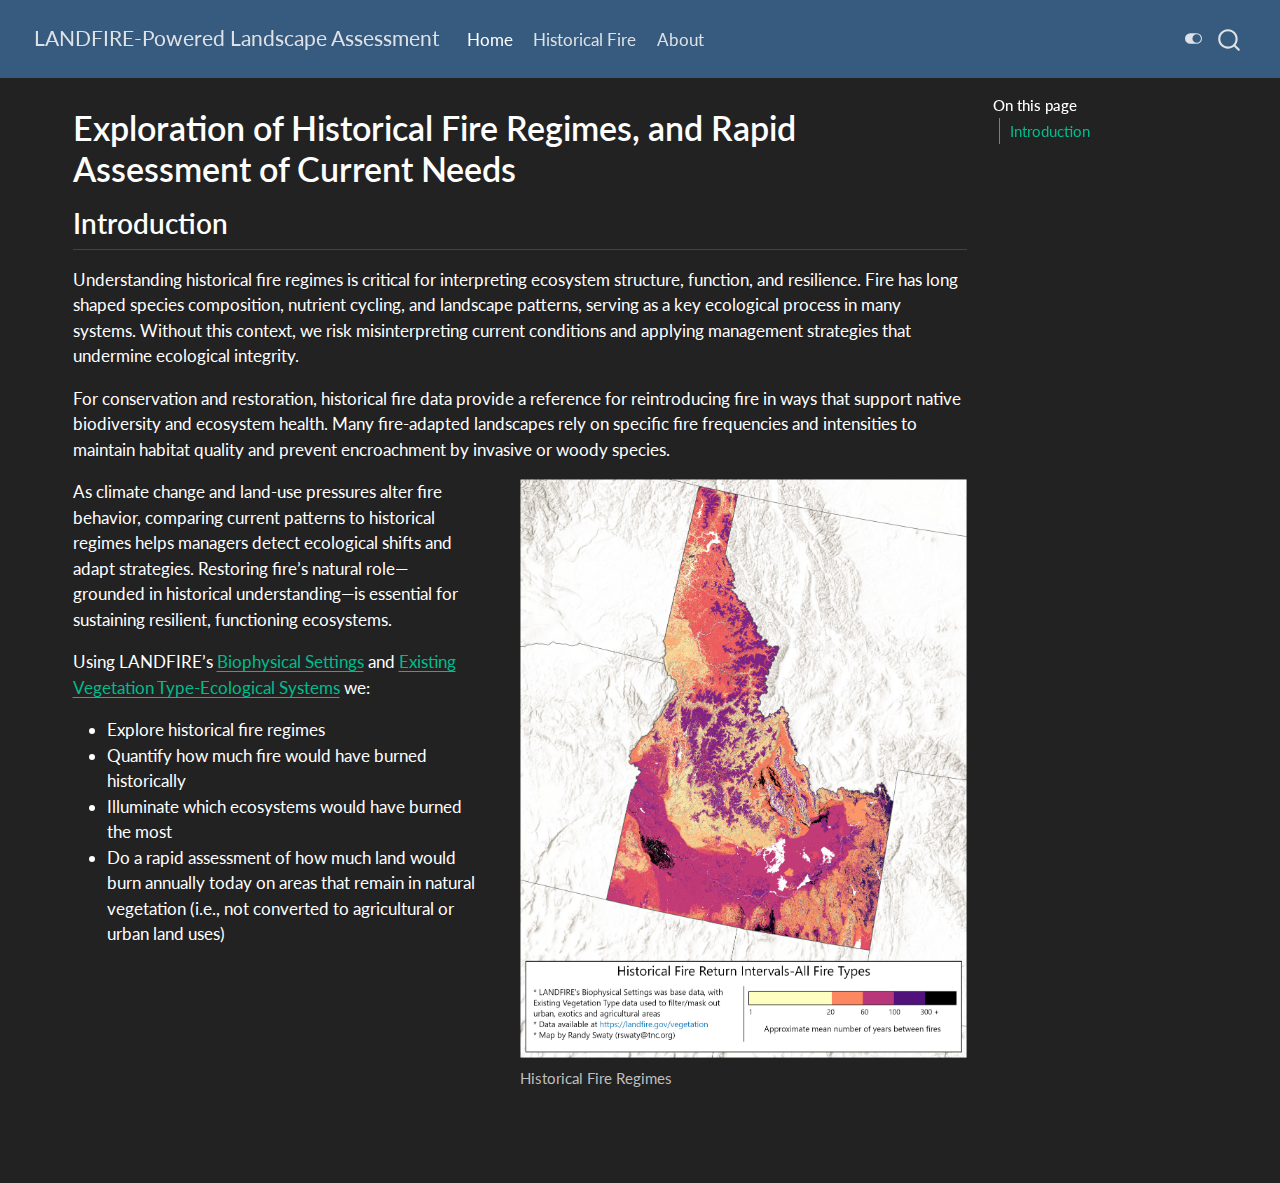
<file: docs/index.html>
<!DOCTYPE html>
<html xmlns="http://www.w3.org/1999/xhtml" lang="en" xml:lang="en"><head>

<meta charset="utf-8">
<meta name="generator" content="quarto-1.8.25">

<meta name="viewport" content="width=device-width, initial-scale=1.0, user-scalable=yes">


<title>Exploration of Historical Fire Regimes, and Rapid Assessment of Current Needs – LANDFIRE-Powered Landscape Assessment</title>
<style>
code{white-space: pre-wrap;}
span.smallcaps{font-variant: small-caps;}
div.columns{display: flex; gap: min(4vw, 1.5em);}
div.column{flex: auto; overflow-x: auto;}
div.hanging-indent{margin-left: 1.5em; text-indent: -1.5em;}
ul.task-list{list-style: none;}
ul.task-list li input[type="checkbox"] {
  width: 0.8em;
  margin: 0 0.8em 0.2em -1em; /* quarto-specific, see https://github.com/quarto-dev/quarto-cli/issues/4556 */ 
  vertical-align: middle;
}
</style>


<script src="site_libs/quarto-nav/quarto-nav.js"></script>
<script src="site_libs/clipboard/clipboard.min.js"></script>
<script src="site_libs/quarto-search/autocomplete.umd.js"></script>
<script src="site_libs/quarto-search/fuse.min.js"></script>
<script src="site_libs/quarto-search/quarto-search.js"></script>
<meta name="quarto:offset" content="./">
<script src="site_libs/quarto-html/quarto.js" type="module"></script>
<script src="site_libs/quarto-html/tabsets/tabsets.js" type="module"></script>
<script src="site_libs/quarto-html/axe/axe-check.js" type="module"></script>
<script src="site_libs/quarto-html/popper.min.js"></script>
<script src="site_libs/quarto-html/tippy.umd.min.js"></script>
<script src="site_libs/quarto-html/anchor.min.js"></script>
<link href="site_libs/quarto-html/tippy.css" rel="stylesheet">
<link href="site_libs/quarto-html/quarto-syntax-highlighting-7b89279ff1a6dce999919e0e67d4d9ec.css" rel="stylesheet" class="quarto-color-scheme" id="quarto-text-highlighting-styles">
<link href="site_libs/quarto-html/quarto-syntax-highlighting-dark-707d8167ce6003fca903bfe2be84ab7f.css" rel="stylesheet" class="quarto-color-scheme quarto-color-alternate" id="quarto-text-highlighting-styles">
<script src="site_libs/bootstrap/bootstrap.min.js"></script>
<link href="site_libs/bootstrap/bootstrap-icons.css" rel="stylesheet">
<link href="site_libs/bootstrap/bootstrap-ffa9a6279353761231ec249df0a7fdd3.min.css" rel="stylesheet" append-hash="true" class="quarto-color-scheme" id="quarto-bootstrap" data-mode="light">
<link href="site_libs/bootstrap/bootstrap-dark-24772959a0e306aba8d7698078628ce7.min.css" rel="stylesheet" append-hash="true" class="quarto-color-scheme quarto-color-alternate" id="quarto-bootstrap" data-mode="dark">
<script id="quarto-search-options" type="application/json">{
  "location": "navbar",
  "copy-button": false,
  "collapse-after": 3,
  "panel-placement": "end",
  "type": "overlay",
  "limit": 50,
  "keyboard-shortcut": [
    "f",
    "/",
    "s"
  ],
  "show-item-context": false,
  "language": {
    "search-no-results-text": "No results",
    "search-matching-documents-text": "matching documents",
    "search-copy-link-title": "Copy link to search",
    "search-hide-matches-text": "Hide additional matches",
    "search-more-match-text": "more match in this document",
    "search-more-matches-text": "more matches in this document",
    "search-clear-button-title": "Clear",
    "search-text-placeholder": "",
    "search-detached-cancel-button-title": "Cancel",
    "search-submit-button-title": "Submit",
    "search-label": "Search"
  }
}</script>


<link rel="stylesheet" href="styles-darkly.css">
<link rel="stylesheet" href="styles-flatly.css">
</head>

<body class="nav-fixed quarto-dark"><script id="quarto-html-before-body" type="application/javascript">
    const toggleBodyColorMode = (bsSheetEl) => {
      const mode = bsSheetEl.getAttribute("data-mode");
      const bodyEl = window.document.querySelector("body");
      if (mode === "dark") {
        bodyEl.classList.add("quarto-dark");
        bodyEl.classList.remove("quarto-light");
      } else {
        bodyEl.classList.add("quarto-light");
        bodyEl.classList.remove("quarto-dark");
      }
    }
    const toggleBodyColorPrimary = () => {
      const bsSheetEl = window.document.querySelector("link#quarto-bootstrap:not([rel=disabled-stylesheet])");
      if (bsSheetEl) {
        toggleBodyColorMode(bsSheetEl);
      }
    }
    const setColorSchemeToggle = (alternate) => {
      const toggles = window.document.querySelectorAll('.quarto-color-scheme-toggle');
      for (let i=0; i < toggles.length; i++) {
        const toggle = toggles[i];
        if (toggle) {
          if (alternate) {
            toggle.classList.add("alternate");
          } else {
            toggle.classList.remove("alternate");
          }
        }
      }
    };
    const toggleColorMode = (alternate) => {
      // Switch the stylesheets
      const primaryStylesheets = window.document.querySelectorAll('link.quarto-color-scheme:not(.quarto-color-alternate)');
      const alternateStylesheets = window.document.querySelectorAll('link.quarto-color-scheme.quarto-color-alternate');
      manageTransitions('#quarto-margin-sidebar .nav-link', false);
      if (alternate) {
        // note: dark is layered on light, we don't disable primary!
        enableStylesheet(alternateStylesheets);
        for (const sheetNode of alternateStylesheets) {
          if (sheetNode.id === "quarto-bootstrap") {
            toggleBodyColorMode(sheetNode);
          }
        }
      } else {
        disableStylesheet(alternateStylesheets);
        enableStylesheet(primaryStylesheets)
        toggleBodyColorPrimary();
      }
      manageTransitions('#quarto-margin-sidebar .nav-link', true);
      // Switch the toggles
      setColorSchemeToggle(alternate)
      // Hack to workaround the fact that safari doesn't
      // properly recolor the scrollbar when toggling (#1455)
      if (navigator.userAgent.indexOf('Safari') > 0 && navigator.userAgent.indexOf('Chrome') == -1) {
        manageTransitions("body", false);
        window.scrollTo(0, 1);
        setTimeout(() => {
          window.scrollTo(0, 0);
          manageTransitions("body", true);
        }, 40);
      }
    }
    const disableStylesheet = (stylesheets) => {
      for (let i=0; i < stylesheets.length; i++) {
        const stylesheet = stylesheets[i];
        stylesheet.rel = 'disabled-stylesheet';
      }
    }
    const enableStylesheet = (stylesheets) => {
      for (let i=0; i < stylesheets.length; i++) {
        const stylesheet = stylesheets[i];
        if(stylesheet.rel !== 'stylesheet') { // for Chrome, which will still FOUC without this check
          stylesheet.rel = 'stylesheet';
        }
      }
    }
    const manageTransitions = (selector, allowTransitions) => {
      const els = window.document.querySelectorAll(selector);
      for (let i=0; i < els.length; i++) {
        const el = els[i];
        if (allowTransitions) {
          el.classList.remove('notransition');
        } else {
          el.classList.add('notransition');
        }
      }
    }
    const isFileUrl = () => {
      return window.location.protocol === 'file:';
    }
    const hasAlternateSentinel = () => {
      let styleSentinel = getColorSchemeSentinel();
      if (styleSentinel !== null) {
        return styleSentinel === "alternate";
      } else {
        return false;
      }
    }
    const setStyleSentinel = (alternate) => {
      const value = alternate ? "alternate" : "default";
      if (!isFileUrl()) {
        window.localStorage.setItem("quarto-color-scheme", value);
      } else {
        localAlternateSentinel = value;
      }
    }
    const getColorSchemeSentinel = () => {
      if (!isFileUrl()) {
        const storageValue = window.localStorage.getItem("quarto-color-scheme");
        return storageValue != null ? storageValue : localAlternateSentinel;
      } else {
        return localAlternateSentinel;
      }
    }
    const toggleGiscusIfUsed = (isAlternate, darkModeDefault) => {
      const baseTheme = document.querySelector('#giscus-base-theme')?.value ?? 'light';
      const alternateTheme = document.querySelector('#giscus-alt-theme')?.value ?? 'dark';
      let newTheme = '';
      if(authorPrefersDark) {
        newTheme = isAlternate ? baseTheme : alternateTheme;
      } else {
        newTheme = isAlternate ? alternateTheme : baseTheme;
      }
      const changeGiscusTheme = () => {
        // From: https://github.com/giscus/giscus/issues/336
        const sendMessage = (message) => {
          const iframe = document.querySelector('iframe.giscus-frame');
          if (!iframe) return;
          iframe.contentWindow.postMessage({ giscus: message }, 'https://giscus.app');
        }
        sendMessage({
          setConfig: {
            theme: newTheme
          }
        });
      }
      const isGiscussLoaded = window.document.querySelector('iframe.giscus-frame') !== null;
      if (isGiscussLoaded) {
        changeGiscusTheme();
      }
    };
    const authorPrefersDark = true;
    const darkModeDefault = authorPrefersDark;
    let localAlternateSentinel = darkModeDefault ? 'alternate' : 'default';
    // Dark / light mode switch
    window.quartoToggleColorScheme = () => {
      // Read the current dark / light value
      let toAlternate = !hasAlternateSentinel();
      toggleColorMode(toAlternate);
      setStyleSentinel(toAlternate);
      toggleGiscusIfUsed(toAlternate, darkModeDefault);
      window.dispatchEvent(new Event('resize'));
    };
    // Switch to dark mode if need be
    if (hasAlternateSentinel()) {
      toggleColorMode(true);
    } else {
      toggleColorMode(false);
    }
  </script>

<div id="quarto-search-results"></div>
  <header id="quarto-header" class="headroom fixed-top">
    <nav class="navbar navbar-expand-lg " data-bs-theme="dark">
      <div class="navbar-container container-fluid">
      <div class="navbar-brand-container mx-auto">
    <a href="./index.html" class="navbar-brand navbar-brand-logo">
    </a>
    <a class="navbar-brand" href="./index.html">
    <span class="navbar-title">LANDFIRE-Powered Landscape Assessment</span>
    </a>
  </div>
            <div id="quarto-search" class="" title="Search"></div>
          <button class="navbar-toggler" type="button" data-bs-toggle="collapse" data-bs-target="#navbarCollapse" aria-controls="navbarCollapse" role="menu" aria-expanded="false" aria-label="Toggle navigation" onclick="if (window.quartoToggleHeadroom) { window.quartoToggleHeadroom(); }">
  <span class="navbar-toggler-icon"></span>
</button>
          <div class="collapse navbar-collapse" id="navbarCollapse">
            <ul class="navbar-nav navbar-nav-scroll me-auto">
  <li class="nav-item">
    <a class="nav-link active" href="./index.html" aria-current="page"> 
<span class="menu-text">Home</span></a>
  </li>  
  <li class="nav-item">
    <a class="nav-link" href="./historical_fire.html"> 
<span class="menu-text">Historical Fire</span></a>
  </li>  
  <li class="nav-item">
    <a class="nav-link" href="./about.qmd"> 
<span class="menu-text">About</span></a>
  </li>  
</ul>
          </div> <!-- /navcollapse -->
            <div class="quarto-navbar-tools">
  <a href="" class="quarto-color-scheme-toggle quarto-navigation-tool  px-1" onclick="window.quartoToggleColorScheme(); return false;" title="Toggle dark mode"><i class="bi"></i></a>
</div>
      </div> <!-- /container-fluid -->
    </nav>
</header>
<!-- content -->
<div id="quarto-content" class="quarto-container page-columns page-rows-contents page-layout-full page-navbar">
<!-- sidebar -->
<!-- margin-sidebar -->
    <div id="quarto-margin-sidebar" class="sidebar margin-sidebar">
        <nav id="TOC" role="doc-toc" class="toc-active">
    <h2 id="toc-title">On this page</h2>
   
  <ul>
  <li><a href="#introduction" id="toc-introduction" class="nav-link active" data-scroll-target="#introduction">Introduction</a></li>
  </ul>
</nav>
    </div>
<!-- main -->
<main class="content column-page-left" id="quarto-document-content">


<header id="title-block-header" class="quarto-title-block default">
<div class="quarto-title">
<h1 class="title">Exploration of Historical Fire Regimes, and Rapid Assessment of Current Needs</h1>
</div>



<div class="quarto-title-meta column-page-left">

    
  
    
  </div>
  


</header>


<section id="introduction" class="level2">
<h2 class="anchored" data-anchor-id="introduction">Introduction</h2>
<p>Understanding historical fire regimes is critical for interpreting ecosystem structure, function, and resilience. Fire has long shaped species composition, nutrient cycling, and landscape patterns, serving as a key ecological process in many systems. Without this context, we risk misinterpreting current conditions and applying management strategies that undermine ecological integrity.</p>
<p>For conservation and restoration, historical fire data provide a reference for reintroducing fire in ways that support native biodiversity and ecosystem health. Many fire-adapted landscapes rely on specific fire frequencies and intensities to maintain habitat quality and prevent encroachment by invasive or woody species.</p>
<div class="quarto-figure quarto-figure-center" style="float:right; margin-left: 5%; fig-align:right; width:50%;">
<figure class="figure">
<p><img src="assets/mfri.jpg" class="img-fluid figure-img" alt="&quot;Map of historical fire regimes."></p>
<figcaption>Historical Fire Regimes</figcaption>
</figure>
</div>
<p>As climate change and land-use pressures alter fire behavior, comparing current patterns to historical regimes helps managers detect ecological shifts and adapt strategies. Restoring fire’s natural role—grounded in historical understanding—is essential for sustaining resilient, functioning ecosystems.</p>
<p>Using LANDFIRE’s <a href="https://landfire.gov/vegetation/bps">Biophysical Settings</a> and <a href="https://landfire.gov/vegetation/evt">Existing Vegetation Type-Ecological Systems</a> we:</p>
<ul>
<li>Explore historical fire regimes</li>
<li>Quantify how much fire would have burned historically</li>
<li>Illuminate which ecosystems would have burned the most</li>
<li>Do a rapid assessment of how much land would burn annually today on areas that remain in natural vegetation (i.e., not converted to agricultural or urban land uses)</li>
</ul>


</section>

</main> <!-- /main -->
<script id="quarto-html-after-body" type="application/javascript">
  window.document.addEventListener("DOMContentLoaded", function (event) {
    // Ensure there is a toggle, if there isn't float one in the top right
    if (window.document.querySelector('.quarto-color-scheme-toggle') === null) {
      const a = window.document.createElement('a');
      a.classList.add('top-right');
      a.classList.add('quarto-color-scheme-toggle');
      a.href = "";
      a.onclick = function() { try { window.quartoToggleColorScheme(); } catch {} return false; };
      const i = window.document.createElement("i");
      i.classList.add('bi');
      a.appendChild(i);
      window.document.body.appendChild(a);
    }
    setColorSchemeToggle(hasAlternateSentinel())
    const icon = "";
    const anchorJS = new window.AnchorJS();
    anchorJS.options = {
      placement: 'right',
      icon: icon
    };
    anchorJS.add('.anchored');
    const isCodeAnnotation = (el) => {
      for (const clz of el.classList) {
        if (clz.startsWith('code-annotation-')) {                     
          return true;
        }
      }
      return false;
    }
    const onCopySuccess = function(e) {
      // button target
      const button = e.trigger;
      // don't keep focus
      button.blur();
      // flash "checked"
      button.classList.add('code-copy-button-checked');
      var currentTitle = button.getAttribute("title");
      button.setAttribute("title", "Copied!");
      let tooltip;
      if (window.bootstrap) {
        button.setAttribute("data-bs-toggle", "tooltip");
        button.setAttribute("data-bs-placement", "left");
        button.setAttribute("data-bs-title", "Copied!");
        tooltip = new bootstrap.Tooltip(button, 
          { trigger: "manual", 
            customClass: "code-copy-button-tooltip",
            offset: [0, -8]});
        tooltip.show();    
      }
      setTimeout(function() {
        if (tooltip) {
          tooltip.hide();
          button.removeAttribute("data-bs-title");
          button.removeAttribute("data-bs-toggle");
          button.removeAttribute("data-bs-placement");
        }
        button.setAttribute("title", currentTitle);
        button.classList.remove('code-copy-button-checked');
      }, 1000);
      // clear code selection
      e.clearSelection();
    }
    const getTextToCopy = function(trigger) {
      const outerScaffold = trigger.parentElement.cloneNode(true);
      const codeEl = outerScaffold.querySelector('code');
      for (const childEl of codeEl.children) {
        if (isCodeAnnotation(childEl)) {
          childEl.remove();
        }
      }
      return codeEl.innerText;
    }
    const clipboard = new window.ClipboardJS('.code-copy-button:not([data-in-quarto-modal])', {
      text: getTextToCopy
    });
    clipboard.on('success', onCopySuccess);
    if (window.document.getElementById('quarto-embedded-source-code-modal')) {
      const clipboardModal = new window.ClipboardJS('.code-copy-button[data-in-quarto-modal]', {
        text: getTextToCopy,
        container: window.document.getElementById('quarto-embedded-source-code-modal')
      });
      clipboardModal.on('success', onCopySuccess);
    }
      var localhostRegex = new RegExp(/^(?:http|https):\/\/localhost\:?[0-9]*\//);
      var mailtoRegex = new RegExp(/^mailto:/);
        var filterRegex = new RegExp('/' + window.location.host + '/');
      var isInternal = (href) => {
          return filterRegex.test(href) || localhostRegex.test(href) || mailtoRegex.test(href);
      }
      // Inspect non-navigation links and adorn them if external
     var links = window.document.querySelectorAll('a[href]:not(.nav-link):not(.navbar-brand):not(.toc-action):not(.sidebar-link):not(.sidebar-item-toggle):not(.pagination-link):not(.no-external):not([aria-hidden]):not(.dropdown-item):not(.quarto-navigation-tool):not(.about-link)');
      for (var i=0; i<links.length; i++) {
        const link = links[i];
        if (!isInternal(link.href)) {
          // undo the damage that might have been done by quarto-nav.js in the case of
          // links that we want to consider external
          if (link.dataset.originalHref !== undefined) {
            link.href = link.dataset.originalHref;
          }
        }
      }
    function tippyHover(el, contentFn, onTriggerFn, onUntriggerFn) {
      const config = {
        allowHTML: true,
        maxWidth: 500,
        delay: 100,
        arrow: false,
        appendTo: function(el) {
            return el.parentElement;
        },
        interactive: true,
        interactiveBorder: 10,
        theme: 'quarto',
        placement: 'bottom-start',
      };
      if (contentFn) {
        config.content = contentFn;
      }
      if (onTriggerFn) {
        config.onTrigger = onTriggerFn;
      }
      if (onUntriggerFn) {
        config.onUntrigger = onUntriggerFn;
      }
      window.tippy(el, config); 
    }
    const noterefs = window.document.querySelectorAll('a[role="doc-noteref"]');
    for (var i=0; i<noterefs.length; i++) {
      const ref = noterefs[i];
      tippyHover(ref, function() {
        // use id or data attribute instead here
        let href = ref.getAttribute('data-footnote-href') || ref.getAttribute('href');
        try { href = new URL(href).hash; } catch {}
        const id = href.replace(/^#\/?/, "");
        const note = window.document.getElementById(id);
        if (note) {
          return note.innerHTML;
        } else {
          return "";
        }
      });
    }
    const xrefs = window.document.querySelectorAll('a.quarto-xref');
    const processXRef = (id, note) => {
      // Strip column container classes
      const stripColumnClz = (el) => {
        el.classList.remove("page-full", "page-columns");
        if (el.children) {
          for (const child of el.children) {
            stripColumnClz(child);
          }
        }
      }
      stripColumnClz(note)
      if (id === null || id.startsWith('sec-')) {
        // Special case sections, only their first couple elements
        const container = document.createElement("div");
        if (note.children && note.children.length > 2) {
          container.appendChild(note.children[0].cloneNode(true));
          for (let i = 1; i < note.children.length; i++) {
            const child = note.children[i];
            if (child.tagName === "P" && child.innerText === "") {
              continue;
            } else {
              container.appendChild(child.cloneNode(true));
              break;
            }
          }
          if (window.Quarto?.typesetMath) {
            window.Quarto.typesetMath(container);
          }
          return container.innerHTML
        } else {
          if (window.Quarto?.typesetMath) {
            window.Quarto.typesetMath(note);
          }
          return note.innerHTML;
        }
      } else {
        // Remove any anchor links if they are present
        const anchorLink = note.querySelector('a.anchorjs-link');
        if (anchorLink) {
          anchorLink.remove();
        }
        if (window.Quarto?.typesetMath) {
          window.Quarto.typesetMath(note);
        }
        if (note.classList.contains("callout")) {
          return note.outerHTML;
        } else {
          return note.innerHTML;
        }
      }
    }
    for (var i=0; i<xrefs.length; i++) {
      const xref = xrefs[i];
      tippyHover(xref, undefined, function(instance) {
        instance.disable();
        let url = xref.getAttribute('href');
        let hash = undefined; 
        if (url.startsWith('#')) {
          hash = url;
        } else {
          try { hash = new URL(url).hash; } catch {}
        }
        if (hash) {
          const id = hash.replace(/^#\/?/, "");
          const note = window.document.getElementById(id);
          if (note !== null) {
            try {
              const html = processXRef(id, note.cloneNode(true));
              instance.setContent(html);
            } finally {
              instance.enable();
              instance.show();
            }
          } else {
            // See if we can fetch this
            fetch(url.split('#')[0])
            .then(res => res.text())
            .then(html => {
              const parser = new DOMParser();
              const htmlDoc = parser.parseFromString(html, "text/html");
              const note = htmlDoc.getElementById(id);
              if (note !== null) {
                const html = processXRef(id, note);
                instance.setContent(html);
              } 
            }).finally(() => {
              instance.enable();
              instance.show();
            });
          }
        } else {
          // See if we can fetch a full url (with no hash to target)
          // This is a special case and we should probably do some content thinning / targeting
          fetch(url)
          .then(res => res.text())
          .then(html => {
            const parser = new DOMParser();
            const htmlDoc = parser.parseFromString(html, "text/html");
            const note = htmlDoc.querySelector('main.content');
            if (note !== null) {
              // This should only happen for chapter cross references
              // (since there is no id in the URL)
              // remove the first header
              if (note.children.length > 0 && note.children[0].tagName === "HEADER") {
                note.children[0].remove();
              }
              const html = processXRef(null, note);
              instance.setContent(html);
            } 
          }).finally(() => {
            instance.enable();
            instance.show();
          });
        }
      }, function(instance) {
      });
    }
        let selectedAnnoteEl;
        const selectorForAnnotation = ( cell, annotation) => {
          let cellAttr = 'data-code-cell="' + cell + '"';
          let lineAttr = 'data-code-annotation="' +  annotation + '"';
          const selector = 'span[' + cellAttr + '][' + lineAttr + ']';
          return selector;
        }
        const selectCodeLines = (annoteEl) => {
          const doc = window.document;
          const targetCell = annoteEl.getAttribute("data-target-cell");
          const targetAnnotation = annoteEl.getAttribute("data-target-annotation");
          const annoteSpan = window.document.querySelector(selectorForAnnotation(targetCell, targetAnnotation));
          const lines = annoteSpan.getAttribute("data-code-lines").split(",");
          const lineIds = lines.map((line) => {
            return targetCell + "-" + line;
          })
          let top = null;
          let height = null;
          let parent = null;
          if (lineIds.length > 0) {
              //compute the position of the single el (top and bottom and make a div)
              const el = window.document.getElementById(lineIds[0]);
              top = el.offsetTop;
              height = el.offsetHeight;
              parent = el.parentElement.parentElement;
            if (lineIds.length > 1) {
              const lastEl = window.document.getElementById(lineIds[lineIds.length - 1]);
              const bottom = lastEl.offsetTop + lastEl.offsetHeight;
              height = bottom - top;
            }
            if (top !== null && height !== null && parent !== null) {
              // cook up a div (if necessary) and position it 
              let div = window.document.getElementById("code-annotation-line-highlight");
              if (div === null) {
                div = window.document.createElement("div");
                div.setAttribute("id", "code-annotation-line-highlight");
                div.style.position = 'absolute';
                parent.appendChild(div);
              }
              div.style.top = top - 2 + "px";
              div.style.height = height + 4 + "px";
              div.style.left = 0;
              let gutterDiv = window.document.getElementById("code-annotation-line-highlight-gutter");
              if (gutterDiv === null) {
                gutterDiv = window.document.createElement("div");
                gutterDiv.setAttribute("id", "code-annotation-line-highlight-gutter");
                gutterDiv.style.position = 'absolute';
                const codeCell = window.document.getElementById(targetCell);
                const gutter = codeCell.querySelector('.code-annotation-gutter');
                gutter.appendChild(gutterDiv);
              }
              gutterDiv.style.top = top - 2 + "px";
              gutterDiv.style.height = height + 4 + "px";
            }
            selectedAnnoteEl = annoteEl;
          }
        };
        const unselectCodeLines = () => {
          const elementsIds = ["code-annotation-line-highlight", "code-annotation-line-highlight-gutter"];
          elementsIds.forEach((elId) => {
            const div = window.document.getElementById(elId);
            if (div) {
              div.remove();
            }
          });
          selectedAnnoteEl = undefined;
        };
          // Handle positioning of the toggle
      window.addEventListener(
        "resize",
        throttle(() => {
          elRect = undefined;
          if (selectedAnnoteEl) {
            selectCodeLines(selectedAnnoteEl);
          }
        }, 10)
      );
      function throttle(fn, ms) {
      let throttle = false;
      let timer;
        return (...args) => {
          if(!throttle) { // first call gets through
              fn.apply(this, args);
              throttle = true;
          } else { // all the others get throttled
              if(timer) clearTimeout(timer); // cancel #2
              timer = setTimeout(() => {
                fn.apply(this, args);
                timer = throttle = false;
              }, ms);
          }
        };
      }
        // Attach click handler to the DT
        const annoteDls = window.document.querySelectorAll('dt[data-target-cell]');
        for (const annoteDlNode of annoteDls) {
          annoteDlNode.addEventListener('click', (event) => {
            const clickedEl = event.target;
            if (clickedEl !== selectedAnnoteEl) {
              unselectCodeLines();
              const activeEl = window.document.querySelector('dt[data-target-cell].code-annotation-active');
              if (activeEl) {
                activeEl.classList.remove('code-annotation-active');
              }
              selectCodeLines(clickedEl);
              clickedEl.classList.add('code-annotation-active');
            } else {
              // Unselect the line
              unselectCodeLines();
              clickedEl.classList.remove('code-annotation-active');
            }
          });
        }
    const findCites = (el) => {
      const parentEl = el.parentElement;
      if (parentEl) {
        const cites = parentEl.dataset.cites;
        if (cites) {
          return {
            el,
            cites: cites.split(' ')
          };
        } else {
          return findCites(el.parentElement)
        }
      } else {
        return undefined;
      }
    };
    var bibliorefs = window.document.querySelectorAll('a[role="doc-biblioref"]');
    for (var i=0; i<bibliorefs.length; i++) {
      const ref = bibliorefs[i];
      const citeInfo = findCites(ref);
      if (citeInfo) {
        tippyHover(citeInfo.el, function() {
          var popup = window.document.createElement('div');
          citeInfo.cites.forEach(function(cite) {
            var citeDiv = window.document.createElement('div');
            citeDiv.classList.add('hanging-indent');
            citeDiv.classList.add('csl-entry');
            var biblioDiv = window.document.getElementById('ref-' + cite);
            if (biblioDiv) {
              citeDiv.innerHTML = biblioDiv.innerHTML;
            }
            popup.appendChild(citeDiv);
          });
          return popup.innerHTML;
        });
      }
    }
  });
  </script>
</div> <!-- /content -->




</body></html>
</file>
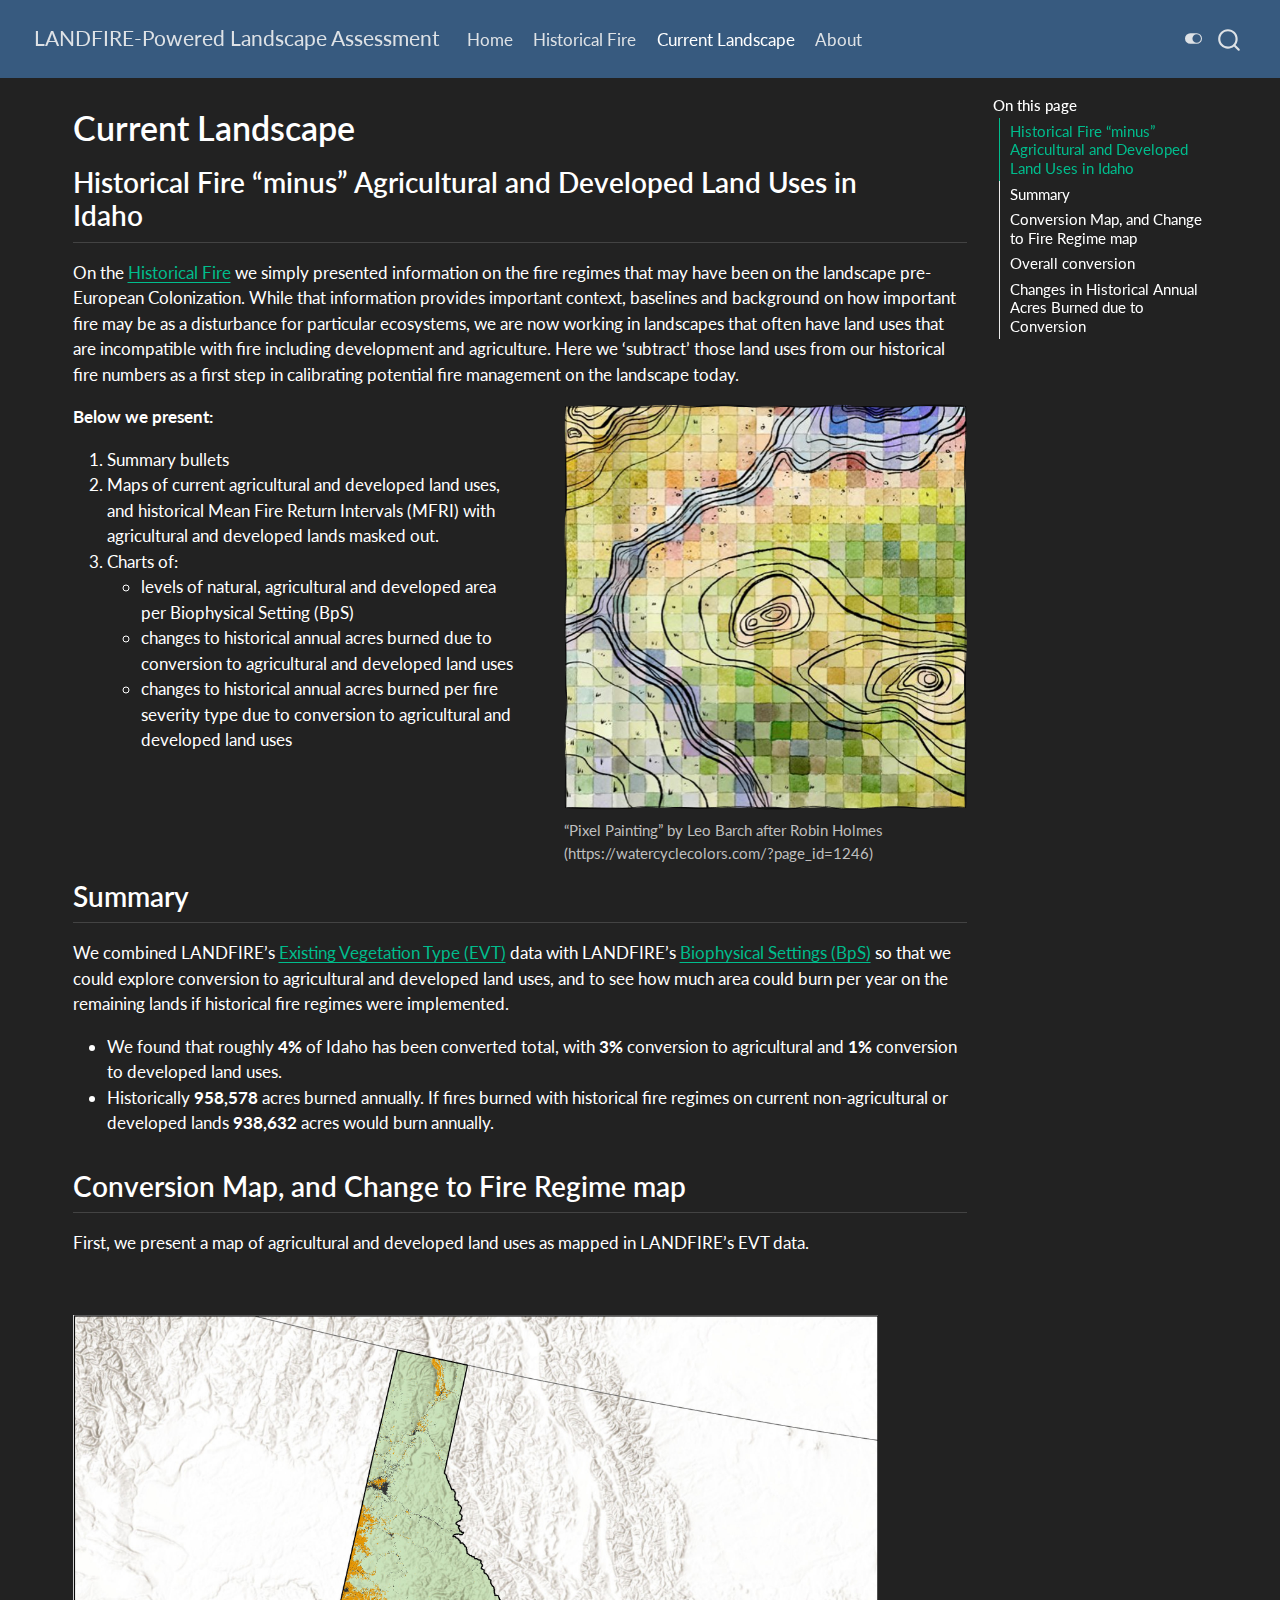
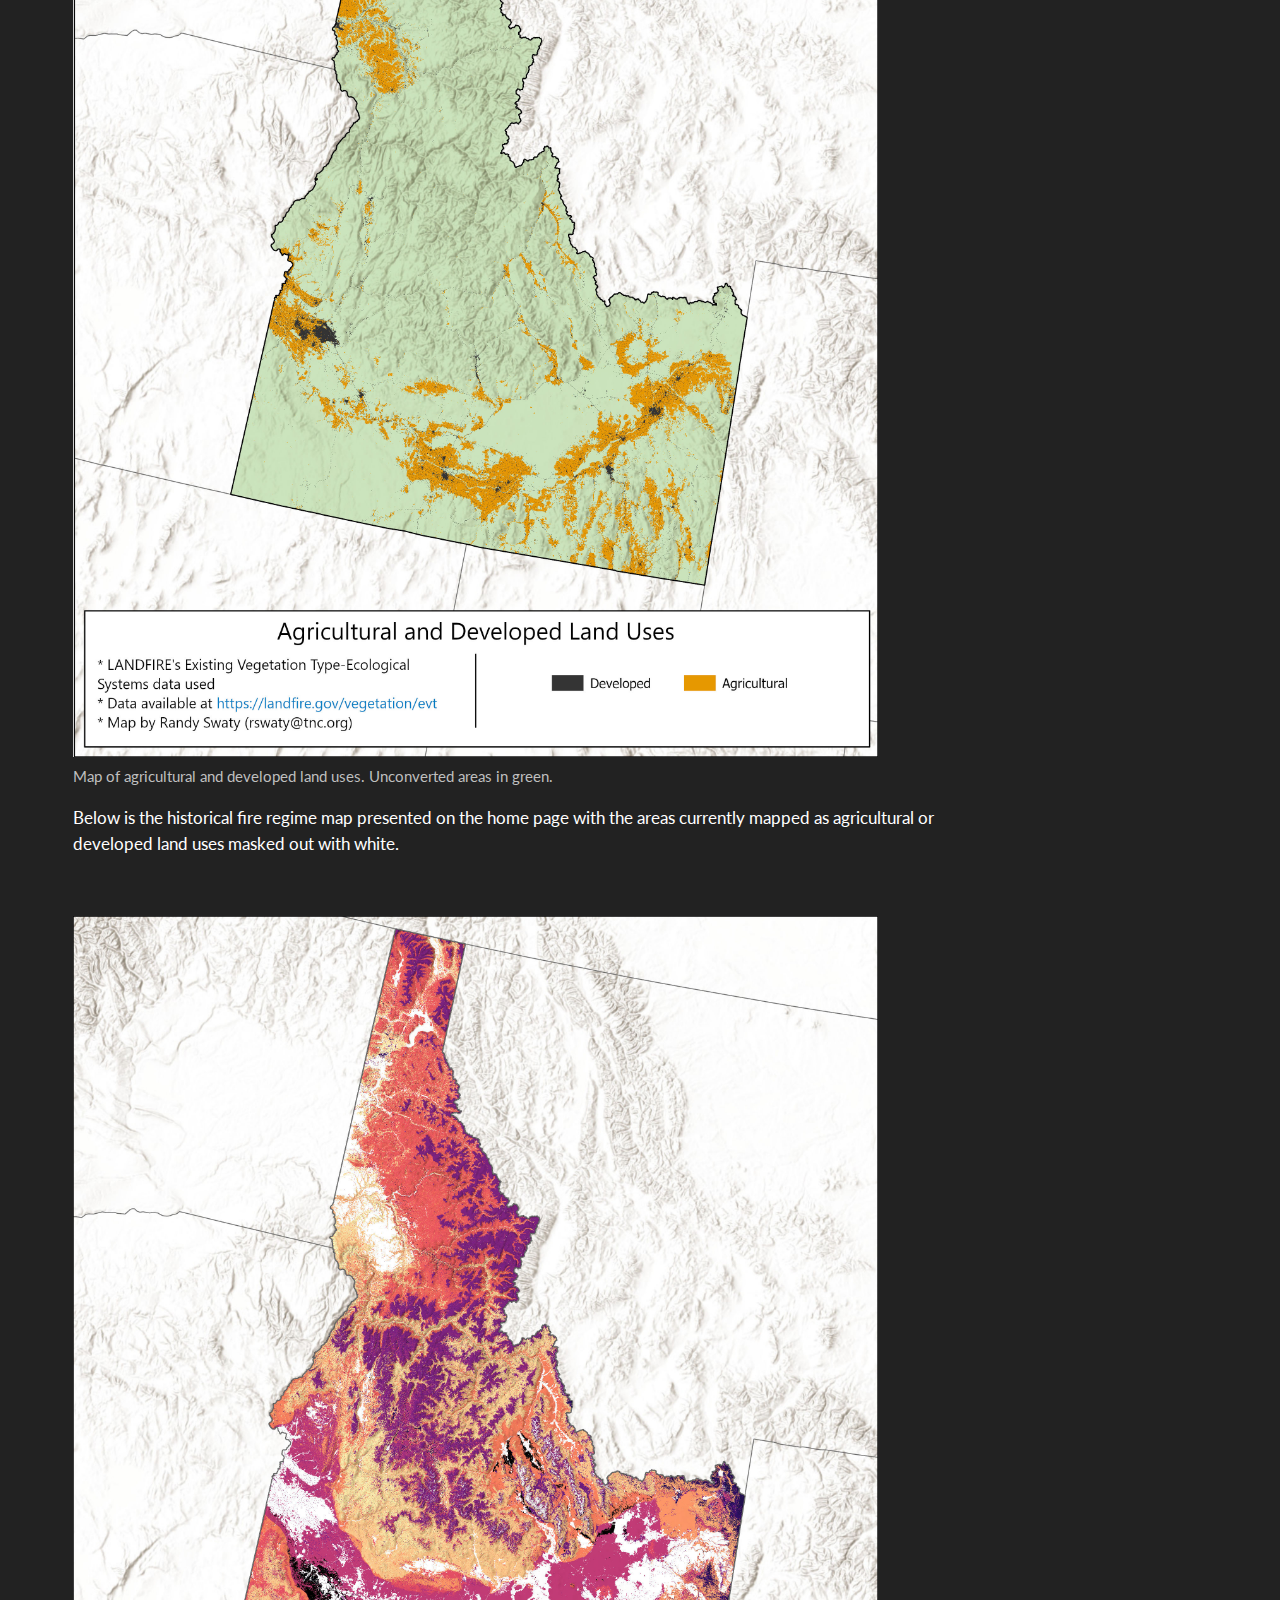
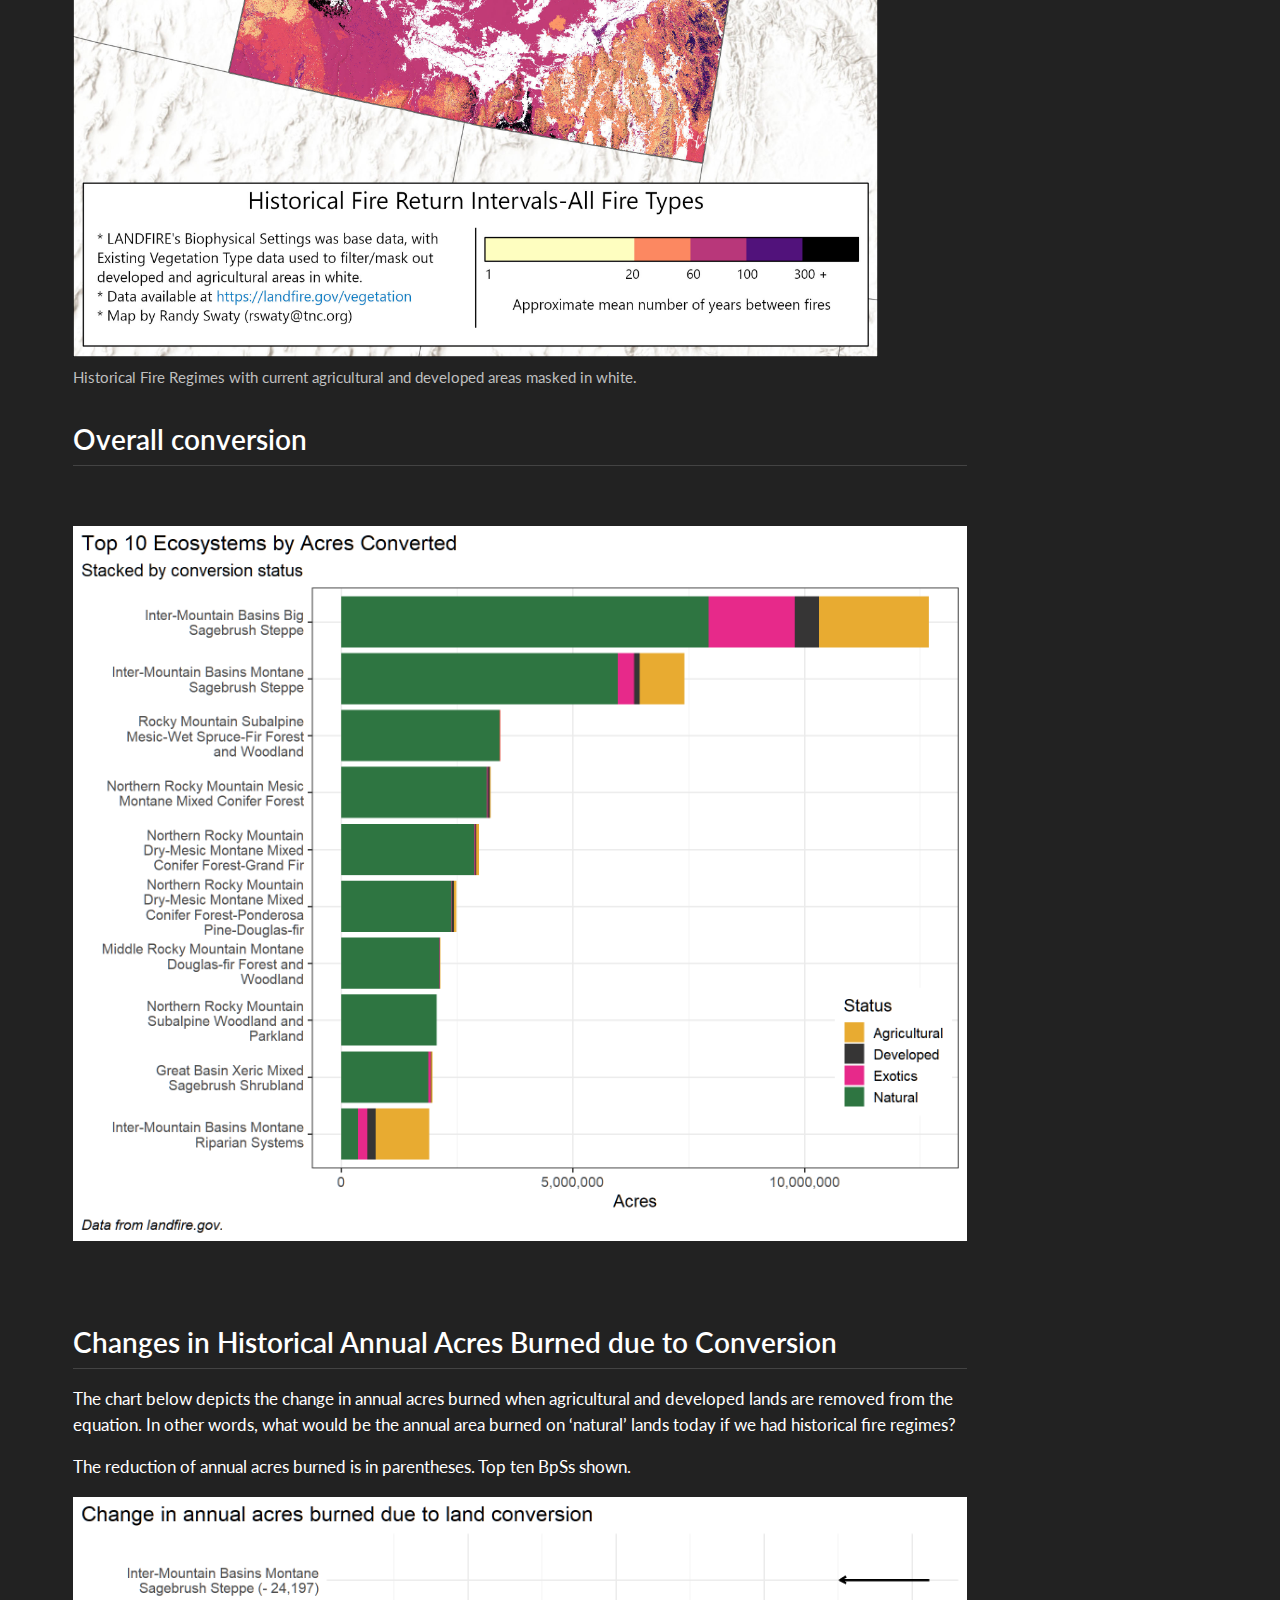
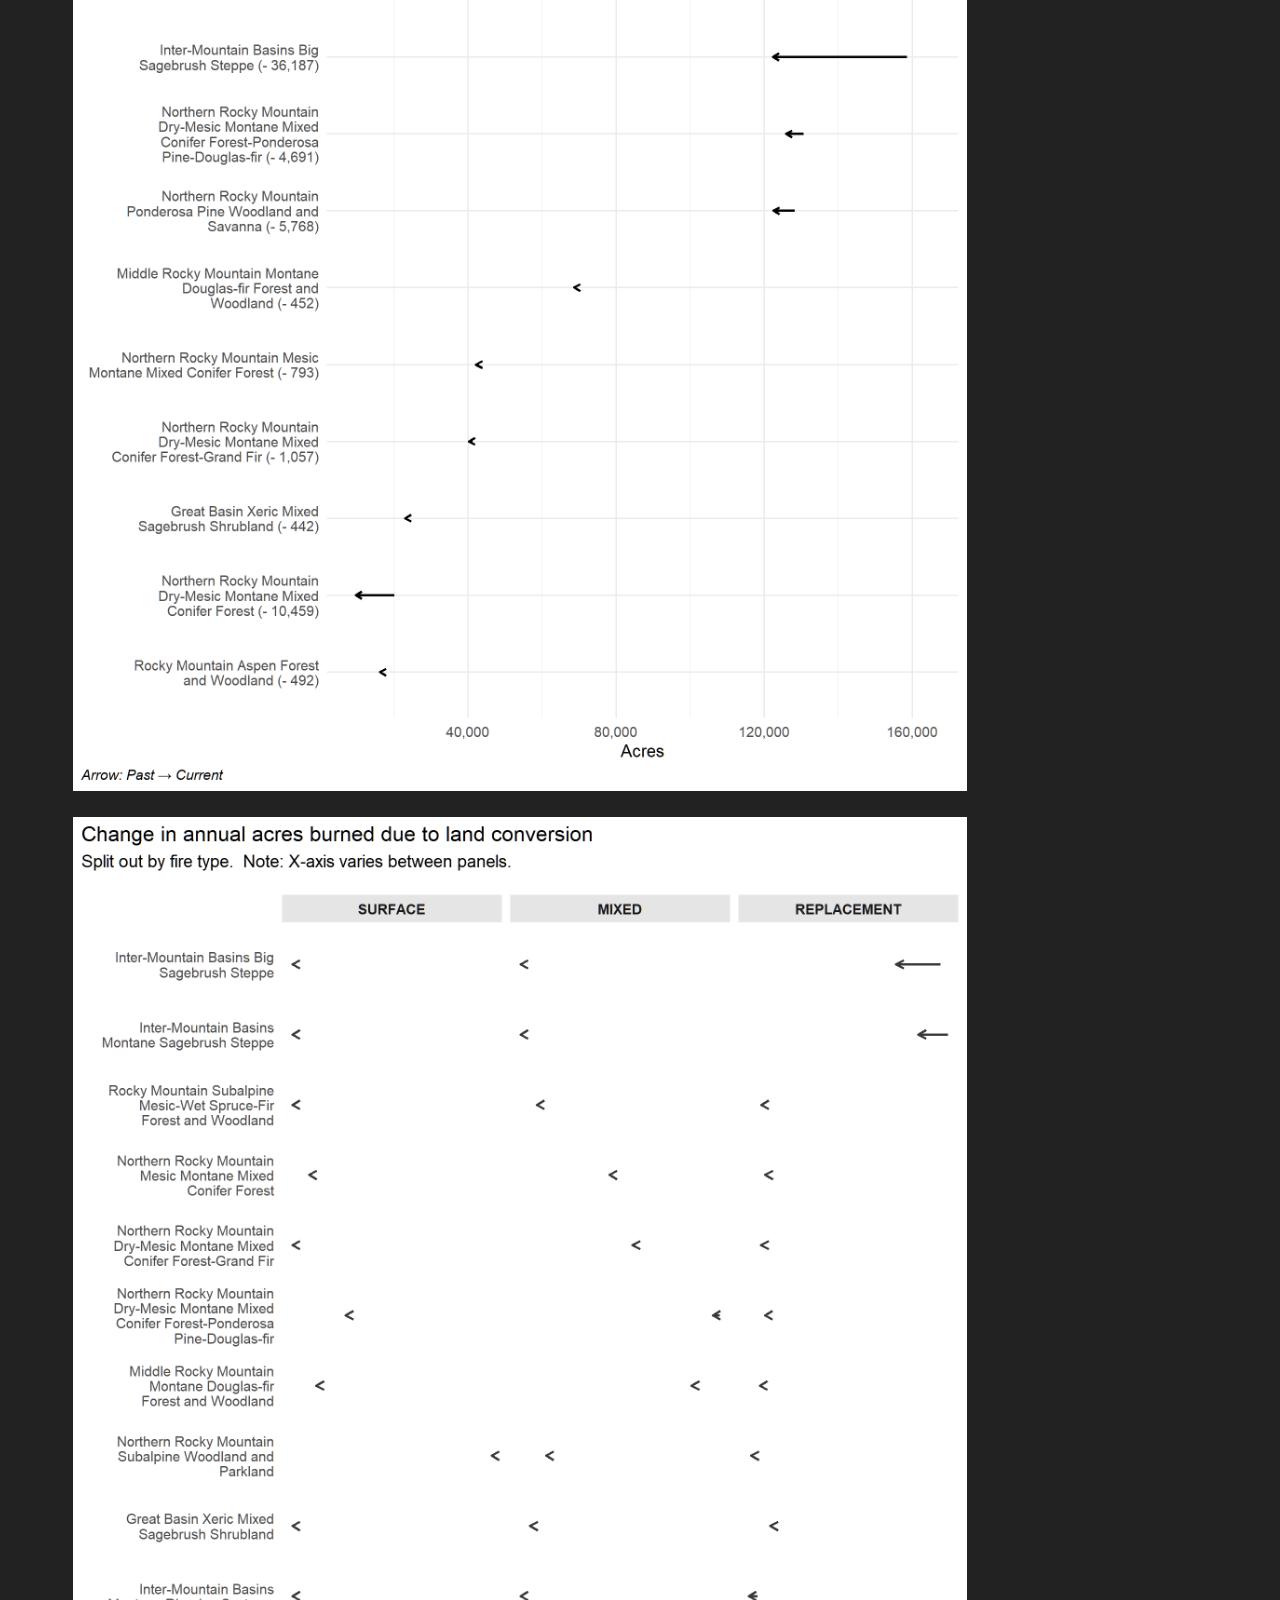
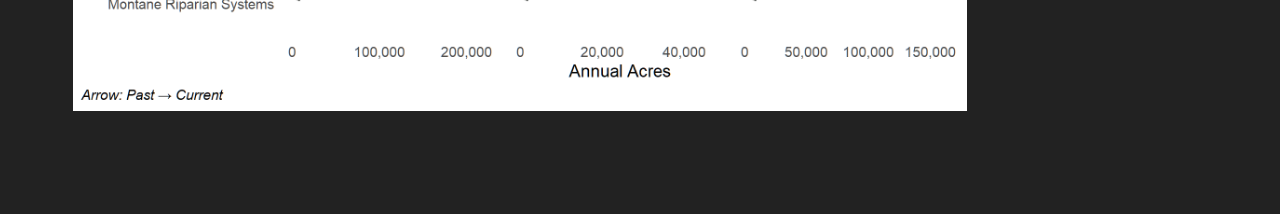
<file: docs/current_landscape.html>
<!DOCTYPE html>
<html xmlns="http://www.w3.org/1999/xhtml" lang="en" xml:lang="en"><head>

<meta charset="utf-8">
<meta name="generator" content="quarto-1.8.25">

<meta name="viewport" content="width=device-width, initial-scale=1.0, user-scalable=yes">


<title>Current Landscape – LANDFIRE-Powered Landscape Assessment</title>
<style>
code{white-space: pre-wrap;}
span.smallcaps{font-variant: small-caps;}
div.columns{display: flex; gap: min(4vw, 1.5em);}
div.column{flex: auto; overflow-x: auto;}
div.hanging-indent{margin-left: 1.5em; text-indent: -1.5em;}
ul.task-list{list-style: none;}
ul.task-list li input[type="checkbox"] {
  width: 0.8em;
  margin: 0 0.8em 0.2em -1em; /* quarto-specific, see https://github.com/quarto-dev/quarto-cli/issues/4556 */ 
  vertical-align: middle;
}
</style>


<script src="site_libs/quarto-nav/quarto-nav.js"></script>
<script src="site_libs/clipboard/clipboard.min.js"></script>
<script src="site_libs/quarto-search/autocomplete.umd.js"></script>
<script src="site_libs/quarto-search/fuse.min.js"></script>
<script src="site_libs/quarto-search/quarto-search.js"></script>
<meta name="quarto:offset" content="./">
<script src="site_libs/quarto-html/quarto.js" type="module"></script>
<script src="site_libs/quarto-html/tabsets/tabsets.js" type="module"></script>
<script src="site_libs/quarto-html/axe/axe-check.js" type="module"></script>
<script src="site_libs/quarto-html/popper.min.js"></script>
<script src="site_libs/quarto-html/tippy.umd.min.js"></script>
<script src="site_libs/quarto-html/anchor.min.js"></script>
<link href="site_libs/quarto-html/tippy.css" rel="stylesheet">
<link href="site_libs/quarto-html/quarto-syntax-highlighting-7b89279ff1a6dce999919e0e67d4d9ec.css" rel="stylesheet" class="quarto-color-scheme" id="quarto-text-highlighting-styles">
<link href="site_libs/quarto-html/quarto-syntax-highlighting-dark-707d8167ce6003fca903bfe2be84ab7f.css" rel="stylesheet" class="quarto-color-scheme quarto-color-alternate" id="quarto-text-highlighting-styles">
<script src="site_libs/bootstrap/bootstrap.min.js"></script>
<link href="site_libs/bootstrap/bootstrap-icons.css" rel="stylesheet">
<link href="site_libs/bootstrap/bootstrap-ffa9a6279353761231ec249df0a7fdd3.min.css" rel="stylesheet" append-hash="true" class="quarto-color-scheme" id="quarto-bootstrap" data-mode="light">
<link href="site_libs/bootstrap/bootstrap-dark-24772959a0e306aba8d7698078628ce7.min.css" rel="stylesheet" append-hash="true" class="quarto-color-scheme quarto-color-alternate" id="quarto-bootstrap" data-mode="dark">
<script id="quarto-search-options" type="application/json">{
  "location": "navbar",
  "copy-button": false,
  "collapse-after": 3,
  "panel-placement": "end",
  "type": "overlay",
  "limit": 50,
  "keyboard-shortcut": [
    "f",
    "/",
    "s"
  ],
  "show-item-context": false,
  "language": {
    "search-no-results-text": "No results",
    "search-matching-documents-text": "matching documents",
    "search-copy-link-title": "Copy link to search",
    "search-hide-matches-text": "Hide additional matches",
    "search-more-match-text": "more match in this document",
    "search-more-matches-text": "more matches in this document",
    "search-clear-button-title": "Clear",
    "search-text-placeholder": "",
    "search-detached-cancel-button-title": "Cancel",
    "search-submit-button-title": "Submit",
    "search-label": "Search"
  }
}</script>


<link rel="stylesheet" href="styles-darkly.css">
<link rel="stylesheet" href="styles-flatly.css">
</head>

<body class="nav-fixed quarto-dark"><script id="quarto-html-before-body" type="application/javascript">
    const toggleBodyColorMode = (bsSheetEl) => {
      const mode = bsSheetEl.getAttribute("data-mode");
      const bodyEl = window.document.querySelector("body");
      if (mode === "dark") {
        bodyEl.classList.add("quarto-dark");
        bodyEl.classList.remove("quarto-light");
      } else {
        bodyEl.classList.add("quarto-light");
        bodyEl.classList.remove("quarto-dark");
      }
    }
    const toggleBodyColorPrimary = () => {
      const bsSheetEl = window.document.querySelector("link#quarto-bootstrap:not([rel=disabled-stylesheet])");
      if (bsSheetEl) {
        toggleBodyColorMode(bsSheetEl);
      }
    }
    const setColorSchemeToggle = (alternate) => {
      const toggles = window.document.querySelectorAll('.quarto-color-scheme-toggle');
      for (let i=0; i < toggles.length; i++) {
        const toggle = toggles[i];
        if (toggle) {
          if (alternate) {
            toggle.classList.add("alternate");
          } else {
            toggle.classList.remove("alternate");
          }
        }
      }
    };
    const toggleColorMode = (alternate) => {
      // Switch the stylesheets
      const primaryStylesheets = window.document.querySelectorAll('link.quarto-color-scheme:not(.quarto-color-alternate)');
      const alternateStylesheets = window.document.querySelectorAll('link.quarto-color-scheme.quarto-color-alternate');
      manageTransitions('#quarto-margin-sidebar .nav-link', false);
      if (alternate) {
        // note: dark is layered on light, we don't disable primary!
        enableStylesheet(alternateStylesheets);
        for (const sheetNode of alternateStylesheets) {
          if (sheetNode.id === "quarto-bootstrap") {
            toggleBodyColorMode(sheetNode);
          }
        }
      } else {
        disableStylesheet(alternateStylesheets);
        enableStylesheet(primaryStylesheets)
        toggleBodyColorPrimary();
      }
      manageTransitions('#quarto-margin-sidebar .nav-link', true);
      // Switch the toggles
      setColorSchemeToggle(alternate)
      // Hack to workaround the fact that safari doesn't
      // properly recolor the scrollbar when toggling (#1455)
      if (navigator.userAgent.indexOf('Safari') > 0 && navigator.userAgent.indexOf('Chrome') == -1) {
        manageTransitions("body", false);
        window.scrollTo(0, 1);
        setTimeout(() => {
          window.scrollTo(0, 0);
          manageTransitions("body", true);
        }, 40);
      }
    }
    const disableStylesheet = (stylesheets) => {
      for (let i=0; i < stylesheets.length; i++) {
        const stylesheet = stylesheets[i];
        stylesheet.rel = 'disabled-stylesheet';
      }
    }
    const enableStylesheet = (stylesheets) => {
      for (let i=0; i < stylesheets.length; i++) {
        const stylesheet = stylesheets[i];
        if(stylesheet.rel !== 'stylesheet') { // for Chrome, which will still FOUC without this check
          stylesheet.rel = 'stylesheet';
        }
      }
    }
    const manageTransitions = (selector, allowTransitions) => {
      const els = window.document.querySelectorAll(selector);
      for (let i=0; i < els.length; i++) {
        const el = els[i];
        if (allowTransitions) {
          el.classList.remove('notransition');
        } else {
          el.classList.add('notransition');
        }
      }
    }
    const isFileUrl = () => {
      return window.location.protocol === 'file:';
    }
    const hasAlternateSentinel = () => {
      let styleSentinel = getColorSchemeSentinel();
      if (styleSentinel !== null) {
        return styleSentinel === "alternate";
      } else {
        return false;
      }
    }
    const setStyleSentinel = (alternate) => {
      const value = alternate ? "alternate" : "default";
      if (!isFileUrl()) {
        window.localStorage.setItem("quarto-color-scheme", value);
      } else {
        localAlternateSentinel = value;
      }
    }
    const getColorSchemeSentinel = () => {
      if (!isFileUrl()) {
        const storageValue = window.localStorage.getItem("quarto-color-scheme");
        return storageValue != null ? storageValue : localAlternateSentinel;
      } else {
        return localAlternateSentinel;
      }
    }
    const toggleGiscusIfUsed = (isAlternate, darkModeDefault) => {
      const baseTheme = document.querySelector('#giscus-base-theme')?.value ?? 'light';
      const alternateTheme = document.querySelector('#giscus-alt-theme')?.value ?? 'dark';
      let newTheme = '';
      if(authorPrefersDark) {
        newTheme = isAlternate ? baseTheme : alternateTheme;
      } else {
        newTheme = isAlternate ? alternateTheme : baseTheme;
      }
      const changeGiscusTheme = () => {
        // From: https://github.com/giscus/giscus/issues/336
        const sendMessage = (message) => {
          const iframe = document.querySelector('iframe.giscus-frame');
          if (!iframe) return;
          iframe.contentWindow.postMessage({ giscus: message }, 'https://giscus.app');
        }
        sendMessage({
          setConfig: {
            theme: newTheme
          }
        });
      }
      const isGiscussLoaded = window.document.querySelector('iframe.giscus-frame') !== null;
      if (isGiscussLoaded) {
        changeGiscusTheme();
      }
    };
    const authorPrefersDark = true;
    const darkModeDefault = authorPrefersDark;
    let localAlternateSentinel = darkModeDefault ? 'alternate' : 'default';
    // Dark / light mode switch
    window.quartoToggleColorScheme = () => {
      // Read the current dark / light value
      let toAlternate = !hasAlternateSentinel();
      toggleColorMode(toAlternate);
      setStyleSentinel(toAlternate);
      toggleGiscusIfUsed(toAlternate, darkModeDefault);
      window.dispatchEvent(new Event('resize'));
    };
    // Switch to dark mode if need be
    if (hasAlternateSentinel()) {
      toggleColorMode(true);
    } else {
      toggleColorMode(false);
    }
  </script>

<div id="quarto-search-results"></div>
  <header id="quarto-header" class="headroom fixed-top">
    <nav class="navbar navbar-expand-lg " data-bs-theme="dark">
      <div class="navbar-container container-fluid">
      <div class="navbar-brand-container mx-auto">
    <a href="./index.html" class="navbar-brand navbar-brand-logo">
    </a>
    <a class="navbar-brand" href="./index.html">
    <span class="navbar-title">LANDFIRE-Powered Landscape Assessment</span>
    </a>
  </div>
            <div id="quarto-search" class="" title="Search"></div>
          <button class="navbar-toggler" type="button" data-bs-toggle="collapse" data-bs-target="#navbarCollapse" aria-controls="navbarCollapse" role="menu" aria-expanded="false" aria-label="Toggle navigation" onclick="if (window.quartoToggleHeadroom) { window.quartoToggleHeadroom(); }">
  <span class="navbar-toggler-icon"></span>
</button>
          <div class="collapse navbar-collapse" id="navbarCollapse">
            <ul class="navbar-nav navbar-nav-scroll me-auto">
  <li class="nav-item">
    <a class="nav-link" href="./index.html"> 
<span class="menu-text">Home</span></a>
  </li>  
  <li class="nav-item">
    <a class="nav-link" href="./historical_fire.html"> 
<span class="menu-text">Historical Fire</span></a>
  </li>  
  <li class="nav-item">
    <a class="nav-link active" href="./current_landscape.html" aria-current="page"> 
<span class="menu-text">Current Landscape</span></a>
  </li>  
  <li class="nav-item">
    <a class="nav-link" href="./about.qmd"> 
<span class="menu-text">About</span></a>
  </li>  
</ul>
          </div> <!-- /navcollapse -->
            <div class="quarto-navbar-tools">
  <a href="" class="quarto-color-scheme-toggle quarto-navigation-tool  px-1" onclick="window.quartoToggleColorScheme(); return false;" title="Toggle dark mode"><i class="bi"></i></a>
</div>
      </div> <!-- /container-fluid -->
    </nav>
</header>
<!-- content -->
<div id="quarto-content" class="quarto-container page-columns page-rows-contents page-layout-full page-navbar">
<!-- sidebar -->
<!-- margin-sidebar -->
    <div id="quarto-margin-sidebar" class="sidebar margin-sidebar">
        <nav id="TOC" role="doc-toc" class="toc-active">
    <h2 id="toc-title">On this page</h2>
   
  <ul>
  <li><a href="#historical-fire-minus-agricultural-and-developed-land-uses-in-idaho" id="toc-historical-fire-minus-agricultural-and-developed-land-uses-in-idaho" class="nav-link active" data-scroll-target="#historical-fire-minus-agricultural-and-developed-land-uses-in-idaho">Historical Fire “minus” Agricultural and Developed Land Uses in Idaho</a></li>
  <li><a href="#summary" id="toc-summary" class="nav-link" data-scroll-target="#summary">Summary</a></li>
  <li><a href="#conversion-map-and-change-to-fire-regime-map" id="toc-conversion-map-and-change-to-fire-regime-map" class="nav-link" data-scroll-target="#conversion-map-and-change-to-fire-regime-map">Conversion Map, and Change to Fire Regime map</a></li>
  <li><a href="#overall-conversion" id="toc-overall-conversion" class="nav-link" data-scroll-target="#overall-conversion">Overall conversion</a></li>
  <li><a href="#changes-in-historical-annual-acres-burned-due-to-conversion" id="toc-changes-in-historical-annual-acres-burned-due-to-conversion" class="nav-link" data-scroll-target="#changes-in-historical-annual-acres-burned-due-to-conversion">Changes in Historical Annual Acres Burned due to Conversion</a></li>
  </ul>
</nav>
    </div>
<!-- main -->
<main class="content column-page-left" id="quarto-document-content">


<header id="title-block-header" class="quarto-title-block default">
<div class="quarto-title">
<h1 class="title">Current Landscape</h1>
</div>



<div class="quarto-title-meta column-page-left">

    
  
    
  </div>
  


</header>


<section id="historical-fire-minus-agricultural-and-developed-land-uses-in-idaho" class="level2">
<h2 class="anchored" data-anchor-id="historical-fire-minus-agricultural-and-developed-land-uses-in-idaho">Historical Fire “minus” Agricultural and Developed Land Uses in Idaho</h2>
<p>On the <a href="docs/historical_fire.qmd">Historical Fire</a> we simply presented information on the fire regimes that may have been on the landscape pre-European Colonization. While that information provides important context, baselines and background on how important fire may be as a disturbance for particular ecosystems, we are now working in landscapes that often have land uses that are incompatible with fire including development and agriculture. Here we ‘subtract’ those land uses from our historical fire numbers as a first step in calibrating potential fire management on the landscape today.</p>
<div class="quarto-figure quarto-figure-center" style="float:right; margin-left: 5%; fig-align:right; width:45%;">
<figure class="figure">
<p><img src="assets/pixel_painting.png" class="img-fluid figure-img" alt="&quot;Map of historical fire regimes."></p>
<figcaption>“Pixel Painting” by Leo Barch after Robin Holmes (https://watercyclecolors.com/?page_id=1246)</figcaption>
</figure>
</div>
<p><strong>Below we present:</strong></p>
<ol type="1">
<li>Summary bullets</li>
<li>Maps of current agricultural and developed land uses, and historical Mean Fire Return Intervals (MFRI) with agricultural and developed lands masked out.</li>
<li>Charts of:
<ul>
<li>levels of natural, agricultural and developed area per Biophysical Setting (BpS)</li>
<li>changes to historical annual acres burned due to conversion to agricultural and developed land uses</li>
<li>changes to historical annual acres burned per fire severity type due to conversion to agricultural and developed land uses</li>
</ul></li>
</ol>
<p><br> <br> <br></p>
</section>
<section id="summary" class="level2">
<h2 class="anchored" data-anchor-id="summary">Summary</h2>
<p>We combined LANDFIRE’s <a href="https://landfire.gov/vegetation/evt">Existing Vegetation Type (EVT)</a> data with LANDFIRE’s <a href="https://landfire.gov/vegetation/bps">Biophysical Settings (BpS)</a> so that we could explore conversion to agricultural and developed land uses, and to see how much area could burn per year on the remaining lands if historical fire regimes were implemented.</p>
<ul>
<li>We found that roughly <strong>4%</strong> of Idaho has been converted total, with <strong>3%</strong> conversion to agricultural and <strong>1% </strong> conversion to developed land uses.</li>
<li>Historically <strong>958,578 </strong> acres burned annually. If fires burned with historical fire regimes on current non-agricultural or developed lands <strong>938,632 </strong> acres would burn annually.</li>
</ul>
</section>
<section id="conversion-map-and-change-to-fire-regime-map" class="level2">
<h2 class="anchored" data-anchor-id="conversion-map-and-change-to-fire-regime-map">Conversion Map, and Change to Fire Regime map</h2>
<p>First, we present a map of agricultural and developed land uses as mapped in LANDFIRE’s EVT data.</p>
<p><br></p>
<div class="quarto-figure quarto-figure-center" style="width:90%;&quot;">
<figure class="figure">
<p><img src="assets/ag_dev_green.jpg" class="img-fluid figure-img" alt="&quot;Map of historical fire regimes."></p>
<figcaption>Map of agricultural and developed land uses. Unconverted areas in green.</figcaption>
</figure>
</div>
<p>Below is the historical fire regime map presented on the home page with the areas currently mapped as agricultural or developed land uses masked out with white.</p>
<p><br></p>
<div class="quarto-figure quarto-figure-center" style="width:90%;&quot;">
<figure class="figure">
<p><img src="assets/mfri_minus_ag_dev.jpg" class="img-fluid figure-img" alt="&quot;Map of historical fire regimes."></p>
<figcaption>Historical Fire Regimes with current agricultural and developed areas masked in white.</figcaption>
</figure>
</div>
</section>
<section id="overall-conversion" class="level2">
<h2 class="anchored" data-anchor-id="overall-conversion">Overall conversion</h2>
<p><br></p>
<div class="cell">
<div class="cell-output-display">
<div>
<figure class="figure">
<p><img src="current_landscape_files/figure-html/conversion stacked bar-1.png" class="img-fluid figure-img" width="960"></p>
</figure>
</div>
</div>
</div>
<p><br></p>
</section>
<section id="changes-in-historical-annual-acres-burned-due-to-conversion" class="level2">
<h2 class="anchored" data-anchor-id="changes-in-historical-annual-acres-burned-due-to-conversion">Changes in Historical Annual Acres Burned due to Conversion</h2>
<p>The chart below depicts the change in annual acres burned when agricultural and developed lands are removed from the equation. In other words, what would be the annual area burned on ‘natural’ lands today if we had historical fire regimes?</p>
<p>The reduction of annual acres burned is in parentheses. Top ten BpSs shown.</p>
<div class="cell">
<div class="cell-output-display">
<div>
<figure class="figure">
<p><img src="current_landscape_files/figure-html/dumbbell_chart-1.png" class="img-fluid figure-img" width="960"></p>
</figure>
</div>
</div>
</div>
<div class="cell">
<div class="cell-output-display">
<div>
<figure class="figure">
<p><img src="current_landscape_files/figure-html/change 3 panel-1.png" class="img-fluid figure-img" width="960"></p>
</figure>
</div>
</div>
</div>


</section>

</main> <!-- /main -->
<script id="quarto-html-after-body" type="application/javascript">
  window.document.addEventListener("DOMContentLoaded", function (event) {
    // Ensure there is a toggle, if there isn't float one in the top right
    if (window.document.querySelector('.quarto-color-scheme-toggle') === null) {
      const a = window.document.createElement('a');
      a.classList.add('top-right');
      a.classList.add('quarto-color-scheme-toggle');
      a.href = "";
      a.onclick = function() { try { window.quartoToggleColorScheme(); } catch {} return false; };
      const i = window.document.createElement("i");
      i.classList.add('bi');
      a.appendChild(i);
      window.document.body.appendChild(a);
    }
    setColorSchemeToggle(hasAlternateSentinel())
    const icon = "";
    const anchorJS = new window.AnchorJS();
    anchorJS.options = {
      placement: 'right',
      icon: icon
    };
    anchorJS.add('.anchored');
    const isCodeAnnotation = (el) => {
      for (const clz of el.classList) {
        if (clz.startsWith('code-annotation-')) {                     
          return true;
        }
      }
      return false;
    }
    const onCopySuccess = function(e) {
      // button target
      const button = e.trigger;
      // don't keep focus
      button.blur();
      // flash "checked"
      button.classList.add('code-copy-button-checked');
      var currentTitle = button.getAttribute("title");
      button.setAttribute("title", "Copied!");
      let tooltip;
      if (window.bootstrap) {
        button.setAttribute("data-bs-toggle", "tooltip");
        button.setAttribute("data-bs-placement", "left");
        button.setAttribute("data-bs-title", "Copied!");
        tooltip = new bootstrap.Tooltip(button, 
          { trigger: "manual", 
            customClass: "code-copy-button-tooltip",
            offset: [0, -8]});
        tooltip.show();    
      }
      setTimeout(function() {
        if (tooltip) {
          tooltip.hide();
          button.removeAttribute("data-bs-title");
          button.removeAttribute("data-bs-toggle");
          button.removeAttribute("data-bs-placement");
        }
        button.setAttribute("title", currentTitle);
        button.classList.remove('code-copy-button-checked');
      }, 1000);
      // clear code selection
      e.clearSelection();
    }
    const getTextToCopy = function(trigger) {
      const outerScaffold = trigger.parentElement.cloneNode(true);
      const codeEl = outerScaffold.querySelector('code');
      for (const childEl of codeEl.children) {
        if (isCodeAnnotation(childEl)) {
          childEl.remove();
        }
      }
      return codeEl.innerText;
    }
    const clipboard = new window.ClipboardJS('.code-copy-button:not([data-in-quarto-modal])', {
      text: getTextToCopy
    });
    clipboard.on('success', onCopySuccess);
    if (window.document.getElementById('quarto-embedded-source-code-modal')) {
      const clipboardModal = new window.ClipboardJS('.code-copy-button[data-in-quarto-modal]', {
        text: getTextToCopy,
        container: window.document.getElementById('quarto-embedded-source-code-modal')
      });
      clipboardModal.on('success', onCopySuccess);
    }
      var localhostRegex = new RegExp(/^(?:http|https):\/\/localhost\:?[0-9]*\//);
      var mailtoRegex = new RegExp(/^mailto:/);
        var filterRegex = new RegExp('/' + window.location.host + '/');
      var isInternal = (href) => {
          return filterRegex.test(href) || localhostRegex.test(href) || mailtoRegex.test(href);
      }
      // Inspect non-navigation links and adorn them if external
     var links = window.document.querySelectorAll('a[href]:not(.nav-link):not(.navbar-brand):not(.toc-action):not(.sidebar-link):not(.sidebar-item-toggle):not(.pagination-link):not(.no-external):not([aria-hidden]):not(.dropdown-item):not(.quarto-navigation-tool):not(.about-link)');
      for (var i=0; i<links.length; i++) {
        const link = links[i];
        if (!isInternal(link.href)) {
          // undo the damage that might have been done by quarto-nav.js in the case of
          // links that we want to consider external
          if (link.dataset.originalHref !== undefined) {
            link.href = link.dataset.originalHref;
          }
        }
      }
    function tippyHover(el, contentFn, onTriggerFn, onUntriggerFn) {
      const config = {
        allowHTML: true,
        maxWidth: 500,
        delay: 100,
        arrow: false,
        appendTo: function(el) {
            return el.parentElement;
        },
        interactive: true,
        interactiveBorder: 10,
        theme: 'quarto',
        placement: 'bottom-start',
      };
      if (contentFn) {
        config.content = contentFn;
      }
      if (onTriggerFn) {
        config.onTrigger = onTriggerFn;
      }
      if (onUntriggerFn) {
        config.onUntrigger = onUntriggerFn;
      }
      window.tippy(el, config); 
    }
    const noterefs = window.document.querySelectorAll('a[role="doc-noteref"]');
    for (var i=0; i<noterefs.length; i++) {
      const ref = noterefs[i];
      tippyHover(ref, function() {
        // use id or data attribute instead here
        let href = ref.getAttribute('data-footnote-href') || ref.getAttribute('href');
        try { href = new URL(href).hash; } catch {}
        const id = href.replace(/^#\/?/, "");
        const note = window.document.getElementById(id);
        if (note) {
          return note.innerHTML;
        } else {
          return "";
        }
      });
    }
    const xrefs = window.document.querySelectorAll('a.quarto-xref');
    const processXRef = (id, note) => {
      // Strip column container classes
      const stripColumnClz = (el) => {
        el.classList.remove("page-full", "page-columns");
        if (el.children) {
          for (const child of el.children) {
            stripColumnClz(child);
          }
        }
      }
      stripColumnClz(note)
      if (id === null || id.startsWith('sec-')) {
        // Special case sections, only their first couple elements
        const container = document.createElement("div");
        if (note.children && note.children.length > 2) {
          container.appendChild(note.children[0].cloneNode(true));
          for (let i = 1; i < note.children.length; i++) {
            const child = note.children[i];
            if (child.tagName === "P" && child.innerText === "") {
              continue;
            } else {
              container.appendChild(child.cloneNode(true));
              break;
            }
          }
          if (window.Quarto?.typesetMath) {
            window.Quarto.typesetMath(container);
          }
          return container.innerHTML
        } else {
          if (window.Quarto?.typesetMath) {
            window.Quarto.typesetMath(note);
          }
          return note.innerHTML;
        }
      } else {
        // Remove any anchor links if they are present
        const anchorLink = note.querySelector('a.anchorjs-link');
        if (anchorLink) {
          anchorLink.remove();
        }
        if (window.Quarto?.typesetMath) {
          window.Quarto.typesetMath(note);
        }
        if (note.classList.contains("callout")) {
          return note.outerHTML;
        } else {
          return note.innerHTML;
        }
      }
    }
    for (var i=0; i<xrefs.length; i++) {
      const xref = xrefs[i];
      tippyHover(xref, undefined, function(instance) {
        instance.disable();
        let url = xref.getAttribute('href');
        let hash = undefined; 
        if (url.startsWith('#')) {
          hash = url;
        } else {
          try { hash = new URL(url).hash; } catch {}
        }
        if (hash) {
          const id = hash.replace(/^#\/?/, "");
          const note = window.document.getElementById(id);
          if (note !== null) {
            try {
              const html = processXRef(id, note.cloneNode(true));
              instance.setContent(html);
            } finally {
              instance.enable();
              instance.show();
            }
          } else {
            // See if we can fetch this
            fetch(url.split('#')[0])
            .then(res => res.text())
            .then(html => {
              const parser = new DOMParser();
              const htmlDoc = parser.parseFromString(html, "text/html");
              const note = htmlDoc.getElementById(id);
              if (note !== null) {
                const html = processXRef(id, note);
                instance.setContent(html);
              } 
            }).finally(() => {
              instance.enable();
              instance.show();
            });
          }
        } else {
          // See if we can fetch a full url (with no hash to target)
          // This is a special case and we should probably do some content thinning / targeting
          fetch(url)
          .then(res => res.text())
          .then(html => {
            const parser = new DOMParser();
            const htmlDoc = parser.parseFromString(html, "text/html");
            const note = htmlDoc.querySelector('main.content');
            if (note !== null) {
              // This should only happen for chapter cross references
              // (since there is no id in the URL)
              // remove the first header
              if (note.children.length > 0 && note.children[0].tagName === "HEADER") {
                note.children[0].remove();
              }
              const html = processXRef(null, note);
              instance.setContent(html);
            } 
          }).finally(() => {
            instance.enable();
            instance.show();
          });
        }
      }, function(instance) {
      });
    }
        let selectedAnnoteEl;
        const selectorForAnnotation = ( cell, annotation) => {
          let cellAttr = 'data-code-cell="' + cell + '"';
          let lineAttr = 'data-code-annotation="' +  annotation + '"';
          const selector = 'span[' + cellAttr + '][' + lineAttr + ']';
          return selector;
        }
        const selectCodeLines = (annoteEl) => {
          const doc = window.document;
          const targetCell = annoteEl.getAttribute("data-target-cell");
          const targetAnnotation = annoteEl.getAttribute("data-target-annotation");
          const annoteSpan = window.document.querySelector(selectorForAnnotation(targetCell, targetAnnotation));
          const lines = annoteSpan.getAttribute("data-code-lines").split(",");
          const lineIds = lines.map((line) => {
            return targetCell + "-" + line;
          })
          let top = null;
          let height = null;
          let parent = null;
          if (lineIds.length > 0) {
              //compute the position of the single el (top and bottom and make a div)
              const el = window.document.getElementById(lineIds[0]);
              top = el.offsetTop;
              height = el.offsetHeight;
              parent = el.parentElement.parentElement;
            if (lineIds.length > 1) {
              const lastEl = window.document.getElementById(lineIds[lineIds.length - 1]);
              const bottom = lastEl.offsetTop + lastEl.offsetHeight;
              height = bottom - top;
            }
            if (top !== null && height !== null && parent !== null) {
              // cook up a div (if necessary) and position it 
              let div = window.document.getElementById("code-annotation-line-highlight");
              if (div === null) {
                div = window.document.createElement("div");
                div.setAttribute("id", "code-annotation-line-highlight");
                div.style.position = 'absolute';
                parent.appendChild(div);
              }
              div.style.top = top - 2 + "px";
              div.style.height = height + 4 + "px";
              div.style.left = 0;
              let gutterDiv = window.document.getElementById("code-annotation-line-highlight-gutter");
              if (gutterDiv === null) {
                gutterDiv = window.document.createElement("div");
                gutterDiv.setAttribute("id", "code-annotation-line-highlight-gutter");
                gutterDiv.style.position = 'absolute';
                const codeCell = window.document.getElementById(targetCell);
                const gutter = codeCell.querySelector('.code-annotation-gutter');
                gutter.appendChild(gutterDiv);
              }
              gutterDiv.style.top = top - 2 + "px";
              gutterDiv.style.height = height + 4 + "px";
            }
            selectedAnnoteEl = annoteEl;
          }
        };
        const unselectCodeLines = () => {
          const elementsIds = ["code-annotation-line-highlight", "code-annotation-line-highlight-gutter"];
          elementsIds.forEach((elId) => {
            const div = window.document.getElementById(elId);
            if (div) {
              div.remove();
            }
          });
          selectedAnnoteEl = undefined;
        };
          // Handle positioning of the toggle
      window.addEventListener(
        "resize",
        throttle(() => {
          elRect = undefined;
          if (selectedAnnoteEl) {
            selectCodeLines(selectedAnnoteEl);
          }
        }, 10)
      );
      function throttle(fn, ms) {
      let throttle = false;
      let timer;
        return (...args) => {
          if(!throttle) { // first call gets through
              fn.apply(this, args);
              throttle = true;
          } else { // all the others get throttled
              if(timer) clearTimeout(timer); // cancel #2
              timer = setTimeout(() => {
                fn.apply(this, args);
                timer = throttle = false;
              }, ms);
          }
        };
      }
        // Attach click handler to the DT
        const annoteDls = window.document.querySelectorAll('dt[data-target-cell]');
        for (const annoteDlNode of annoteDls) {
          annoteDlNode.addEventListener('click', (event) => {
            const clickedEl = event.target;
            if (clickedEl !== selectedAnnoteEl) {
              unselectCodeLines();
              const activeEl = window.document.querySelector('dt[data-target-cell].code-annotation-active');
              if (activeEl) {
                activeEl.classList.remove('code-annotation-active');
              }
              selectCodeLines(clickedEl);
              clickedEl.classList.add('code-annotation-active');
            } else {
              // Unselect the line
              unselectCodeLines();
              clickedEl.classList.remove('code-annotation-active');
            }
          });
        }
    const findCites = (el) => {
      const parentEl = el.parentElement;
      if (parentEl) {
        const cites = parentEl.dataset.cites;
        if (cites) {
          return {
            el,
            cites: cites.split(' ')
          };
        } else {
          return findCites(el.parentElement)
        }
      } else {
        return undefined;
      }
    };
    var bibliorefs = window.document.querySelectorAll('a[role="doc-biblioref"]');
    for (var i=0; i<bibliorefs.length; i++) {
      const ref = bibliorefs[i];
      const citeInfo = findCites(ref);
      if (citeInfo) {
        tippyHover(citeInfo.el, function() {
          var popup = window.document.createElement('div');
          citeInfo.cites.forEach(function(cite) {
            var citeDiv = window.document.createElement('div');
            citeDiv.classList.add('hanging-indent');
            citeDiv.classList.add('csl-entry');
            var biblioDiv = window.document.getElementById('ref-' + cite);
            if (biblioDiv) {
              citeDiv.innerHTML = biblioDiv.innerHTML;
            }
            popup.appendChild(citeDiv);
          });
          return popup.innerHTML;
        });
      }
    }
  });
  </script>
</div> <!-- /content -->




</body></html>
</file>
<file: docs/site_libs/quarto-html/tippy.css>
.tippy-box[data-animation=fade][data-state=hidden]{opacity:0}[data-tippy-root]{max-width:calc(100vw - 10px)}.tippy-box{position:relative;background-color:#333;color:#fff;border-radius:4px;font-size:14px;line-height:1.4;white-space:normal;outline:0;transition-property:transform,visibility,opacity}.tippy-box[data-placement^=top]>.tippy-arrow{bottom:0}.tippy-box[data-placement^=top]>.tippy-arrow:before{bottom:-7px;left:0;border-width:8px 8px 0;border-top-color:initial;transform-origin:center top}.tippy-box[data-placement^=bottom]>.tippy-arrow{top:0}.tippy-box[data-placement^=bottom]>.tippy-arrow:before{top:-7px;left:0;border-width:0 8px 8px;border-bottom-color:initial;transform-origin:center bottom}.tippy-box[data-placement^=left]>.tippy-arrow{right:0}.tippy-box[data-placement^=left]>.tippy-arrow:before{border-width:8px 0 8px 8px;border-left-color:initial;right:-7px;transform-origin:center left}.tippy-box[data-placement^=right]>.tippy-arrow{left:0}.tippy-box[data-placement^=right]>.tippy-arrow:before{left:-7px;border-width:8px 8px 8px 0;border-right-color:initial;transform-origin:center right}.tippy-box[data-inertia][data-state=visible]{transition-timing-function:cubic-bezier(.54,1.5,.38,1.11)}.tippy-arrow{width:16px;height:16px;color:#333}.tippy-arrow:before{content:"";position:absolute;border-color:transparent;border-style:solid}.tippy-content{position:relative;padding:5px 9px;z-index:1}
</file>
<file: docs/site_libs/quarto-html/quarto-syntax-highlighting-7b89279ff1a6dce999919e0e67d4d9ec.css>
/* quarto syntax highlight colors */
:root {
  --quarto-hl-ot-color: #003B4F;
  --quarto-hl-at-color: #657422;
  --quarto-hl-ss-color: #20794D;
  --quarto-hl-an-color: #5E5E5E;
  --quarto-hl-fu-color: #4758AB;
  --quarto-hl-st-color: #20794D;
  --quarto-hl-cf-color: #003B4F;
  --quarto-hl-op-color: #5E5E5E;
  --quarto-hl-er-color: #AD0000;
  --quarto-hl-bn-color: #AD0000;
  --quarto-hl-al-color: #AD0000;
  --quarto-hl-va-color: #111111;
  --quarto-hl-bu-color: inherit;
  --quarto-hl-ex-color: inherit;
  --quarto-hl-pp-color: #AD0000;
  --quarto-hl-in-color: #5E5E5E;
  --quarto-hl-vs-color: #20794D;
  --quarto-hl-wa-color: #5E5E5E;
  --quarto-hl-do-color: #5E5E5E;
  --quarto-hl-im-color: #00769E;
  --quarto-hl-ch-color: #20794D;
  --quarto-hl-dt-color: #AD0000;
  --quarto-hl-fl-color: #AD0000;
  --quarto-hl-co-color: #5E5E5E;
  --quarto-hl-cv-color: #5E5E5E;
  --quarto-hl-cn-color: #8f5902;
  --quarto-hl-sc-color: #5E5E5E;
  --quarto-hl-dv-color: #AD0000;
  --quarto-hl-kw-color: #003B4F;
}

/* other quarto variables */
:root {
  --quarto-font-monospace: SFMono-Regular, Menlo, Monaco, Consolas, "Liberation Mono", "Courier New", monospace;
}

/* syntax highlight based on Pandoc's rules */
pre > code.sourceCode > span {
  color: #003B4F;
}

code.sourceCode > span {
  color: #003B4F;
}

div.sourceCode,
div.sourceCode pre.sourceCode {
  color: #003B4F;
}

/* Normal */
code span {
  color: #003B4F;
}

/* Alert */
code span.al {
  color: #AD0000;
  font-style: inherit;
}

/* Annotation */
code span.an {
  color: #5E5E5E;
  font-style: inherit;
}

/* Attribute */
code span.at {
  color: #657422;
  font-style: inherit;
}

/* BaseN */
code span.bn {
  color: #AD0000;
  font-style: inherit;
}

/* BuiltIn */
code span.bu {
  font-style: inherit;
}

/* ControlFlow */
code span.cf {
  color: #003B4F;
  font-weight: bold;
  font-style: inherit;
}

/* Char */
code span.ch {
  color: #20794D;
  font-style: inherit;
}

/* Constant */
code span.cn {
  color: #8f5902;
  font-style: inherit;
}

/* Comment */
code span.co {
  color: #5E5E5E;
  font-style: inherit;
}

/* CommentVar */
code span.cv {
  color: #5E5E5E;
  font-style: italic;
}

/* Documentation */
code span.do {
  color: #5E5E5E;
  font-style: italic;
}

/* DataType */
code span.dt {
  color: #AD0000;
  font-style: inherit;
}

/* DecVal */
code span.dv {
  color: #AD0000;
  font-style: inherit;
}

/* Error */
code span.er {
  color: #AD0000;
  font-style: inherit;
}

/* Extension */
code span.ex {
  font-style: inherit;
}

/* Float */
code span.fl {
  color: #AD0000;
  font-style: inherit;
}

/* Function */
code span.fu {
  color: #4758AB;
  font-style: inherit;
}

/* Import */
code span.im {
  color: #00769E;
  font-style: inherit;
}

/* Information */
code span.in {
  color: #5E5E5E;
  font-style: inherit;
}

/* Keyword */
code span.kw {
  color: #003B4F;
  font-weight: bold;
  font-style: inherit;
}

/* Operator */
code span.op {
  color: #5E5E5E;
  font-style: inherit;
}

/* Other */
code span.ot {
  color: #003B4F;
  font-style: inherit;
}

/* Preprocessor */
code span.pp {
  color: #AD0000;
  font-style: inherit;
}

/* SpecialChar */
code span.sc {
  color: #5E5E5E;
  font-style: inherit;
}

/* SpecialString */
code span.ss {
  color: #20794D;
  font-style: inherit;
}

/* String */
code span.st {
  color: #20794D;
  font-style: inherit;
}

/* Variable */
code span.va {
  color: #111111;
  font-style: inherit;
}

/* VerbatimString */
code span.vs {
  color: #20794D;
  font-style: inherit;
}

/* Warning */
code span.wa {
  color: #5E5E5E;
  font-style: italic;
}

.prevent-inlining {
  content: "</";
}

/*# sourceMappingURL=3944bc705cfaf4c80e56f77c5205168a.css.map */
</file>
<file: docs/site_libs/quarto-html/quarto-syntax-highlighting-dark-707d8167ce6003fca903bfe2be84ab7f.css>
/* quarto syntax highlight colors */
:root {
  --quarto-hl-al-color: #f07178;
  --quarto-hl-an-color: #d4d0ab;
  --quarto-hl-at-color: #00e0e0;
  --quarto-hl-bn-color: #d4d0ab;
  --quarto-hl-bu-color: #abe338;
  --quarto-hl-ch-color: #abe338;
  --quarto-hl-co-color: #f8f8f2;
  --quarto-hl-cv-color: #ffd700;
  --quarto-hl-cn-color: #ffd700;
  --quarto-hl-cf-color: #ffa07a;
  --quarto-hl-dt-color: #ffa07a;
  --quarto-hl-dv-color: #d4d0ab;
  --quarto-hl-do-color: #f8f8f2;
  --quarto-hl-er-color: #f07178;
  --quarto-hl-ex-color: #00e0e0;
  --quarto-hl-fl-color: #d4d0ab;
  --quarto-hl-fu-color: #ffa07a;
  --quarto-hl-im-color: #abe338;
  --quarto-hl-in-color: #d4d0ab;
  --quarto-hl-kw-color: #ffa07a;
  --quarto-hl-op-color: #ffa07a;
  --quarto-hl-ot-color: #00e0e0;
  --quarto-hl-pp-color: #dcc6e0;
  --quarto-hl-re-color: #00e0e0;
  --quarto-hl-sc-color: #abe338;
  --quarto-hl-ss-color: #abe338;
  --quarto-hl-st-color: #abe338;
  --quarto-hl-va-color: #00e0e0;
  --quarto-hl-vs-color: #abe338;
  --quarto-hl-wa-color: #dcc6e0;
}

/* other quarto variables */
:root {
  --quarto-font-monospace: SFMono-Regular, Menlo, Monaco, Consolas, "Liberation Mono", "Courier New", monospace;
}

/* syntax highlight based on Pandoc's rules */
pre > code.sourceCode > span {
  color: #f8f8f2;
}

code.sourceCode > span {
  color: #f8f8f2;
}

div.sourceCode,
div.sourceCode pre.sourceCode {
  color: #f8f8f2;
}

/* Normal */
code span {
  color: #f8f8f2;
}

/* Alert */
code span.al {
  color: #f07178;
}

/* Annotation */
code span.an {
  color: #d4d0ab;
}

/* Attribute */
code span.at {
  color: #00e0e0;
}

/* BaseN */
code span.bn {
  color: #d4d0ab;
}

/* BuiltIn */
code span.bu {
  color: #abe338;
}

/* ControlFlow */
code span.cf {
  font-weight: bold;
  color: #ffa07a;
}

/* Char */
code span.ch {
  color: #abe338;
}

/* Constant */
code span.cn {
  color: #ffd700;
}

/* Comment */
code span.co {
  font-style: italic;
  color: #f8f8f2;
}

/* CommentVar */
code span.cv {
  color: #ffd700;
}

/* Documentation */
code span.do {
  color: #f8f8f2;
}

/* DataType */
code span.dt {
  color: #ffa07a;
}

/* DecVal */
code span.dv {
  color: #d4d0ab;
}

/* Error */
code span.er {
  color: #f07178;
  text-decoration: underline;
}

/* Extension */
code span.ex {
  font-weight: bold;
  color: #00e0e0;
}

/* Float */
code span.fl {
  color: #d4d0ab;
}

/* Function */
code span.fu {
  color: #ffa07a;
}

/* Import */
code span.im {
  color: #abe338;
}

/* Information */
code span.in {
  color: #d4d0ab;
}

/* Keyword */
code span.kw {
  font-weight: bold;
  color: #ffa07a;
}

/* Operator */
code span.op {
  color: #ffa07a;
}

/* Other */
code span.ot {
  color: #00e0e0;
}

/* Preprocessor */
code span.pp {
  color: #dcc6e0;
}

/* RegionMarker */
code span.re {
  background-color: #f8f8f2;
  color: #00e0e0;
}

/* SpecialChar */
code span.sc {
  color: #abe338;
}

/* SpecialString */
code span.ss {
  color: #abe338;
}

/* String */
code span.st {
  color: #abe338;
}

/* Variable */
code span.va {
  color: #00e0e0;
}

/* VerbatimString */
code span.vs {
  color: #abe338;
}

/* Warning */
code span.wa {
  color: #dcc6e0;
}

.prevent-inlining {
  content: "</";
}

/*# sourceMappingURL=f5ab3bb6f5ded8da9f12dd3a91d3da26.css.map */
</file>
<file: docs/styles-darkly.css>
/* Ensure the entire DataTable wrapper is white */
.dataTables_wrapper {
  background-color: white !important;
  color: black !important;
  padding: 1em;
  border-radius: 8px;
  box-shadow: 0 0 10px rgba(0,0,0,0.2);
}

/* Style the table itself */
table.dataTable {
  background-color: white !important;
  color: black !important;
  border-collapse: collapse;
  width: 100%;
}

/* Style header and body cells */
table.dataTable thead th,
table.dataTable tbody td {
  background-color: white !important;
  color: black !important;
  border: 1px solid #ccc;
  padding: 0.5em;
}



/* Custom CSS for DataTable */
.dataTables_wrapper {
  background-color: white;
  color: black;
}

.dataTables_wrapper .dataTables_length,
.dataTables_wrapper .dataTables_filter,
.dataTables_wrapper .dataTables_info,
.dataTables_wrapper .dataTables_paginate {
  color: black;
}

.dataTables_wrapper .dataTables_paginate .paginate_button {
  background-color: white;
  color: black;
}

.dataTables_wrapper .dataTables_paginate .paginate_button:hover {
  background-color: #ddd;
  color: black;
}

.dataTables_wrapper .dataTables_paginate .paginate_button.current {
  background-color: #ddd;
  color: black;
}
</file>
<file: docs/styles-flatly.css>
/* Default table text color and background color for Flatly theme */
table.dataTable {
  color: #000000;
  background-color: #ffffff;
}

table.dataTable th,
table.dataTable td {
  color: #000000;
}

/* Default text color for search and show elements */
.dataTables_wrapper .dataTables_filter label,
.dataTables_wrapper .dataTables_length label {
  color: #000000 !important; /* Force text color to black */
}

/* Ensure dropdown and input text are visible */
.dataTables_wrapper .dataTables_filter input,
.dataTables_wrapper .dataTables_length select {
  color: #000000 !important; /* Force text color to black */
  background-color: #f8f9fa; /* Light background for better contrast */
  border: 1px solid #000000; /* Add border for better visibility */
  padding: 5px; /* Add padding for better visibility */
}

/* Additional styling for search and show elements */
.dataTables_wrapper .dataTables_filter,
.dataTables_wrapper .dataTables_length {
  color: #000000 !important; /* Force text color to black */
}

/* Styling for pagination buttons in Flatly theme */
.dataTables_wrapper .dataTables_paginate .paginate_button {
  color: #ffffff !important; /* Force text color to white */
  background-color: #007bff; /* Flatly theme primary color */
  border: 1px solid #007bff; /* Border to match button color */
  padding: 5px 10px; /* Add padding for better visibility */
  margin: 2px; /* Add margin for spacing */
}

.dataTables_wrapper .dataTables_paginate .paginate_button:hover {
  background-color: #0056b3; /* Darker shade for hover effect */
  border-color: #0056b3; /* Border color for hover effect */
}

/* Styling for the info text */
.dataTables_wrapper .dataTables_info {
  color: #000000 !important; /* Force text color to black */
}

/* Ensure dropdown options are visible */
.dataTables_wrapper .dataTables_length select option {
  color: #000000 !important; /* Force text color to black */
  background-color: #f8f9fa; /* Light background for better contrast */
}

/* Specifically target the text color for Show entries and Search elements */
.dataTables_wrapper .dataTables_filter label,
.dataTables_wrapper .dataTables_length label,
.dataTables_wrapper .dataTables_filter input,
.dataTables_wrapper .dataTables_length select {
  color: #000000 !important; /* Force text color to black */
}

/* Additional specificity for search and show elements */
.dataTables_wrapper .dataTables_filter label,
.dataTables_wrapper .dataTables_length label,
.dataTables_wrapper .dataTables_filter input,
.dataTables_wrapper .dataTables_length select {
  color: #000000 !important; /* Force text color to black */
}
</file>
